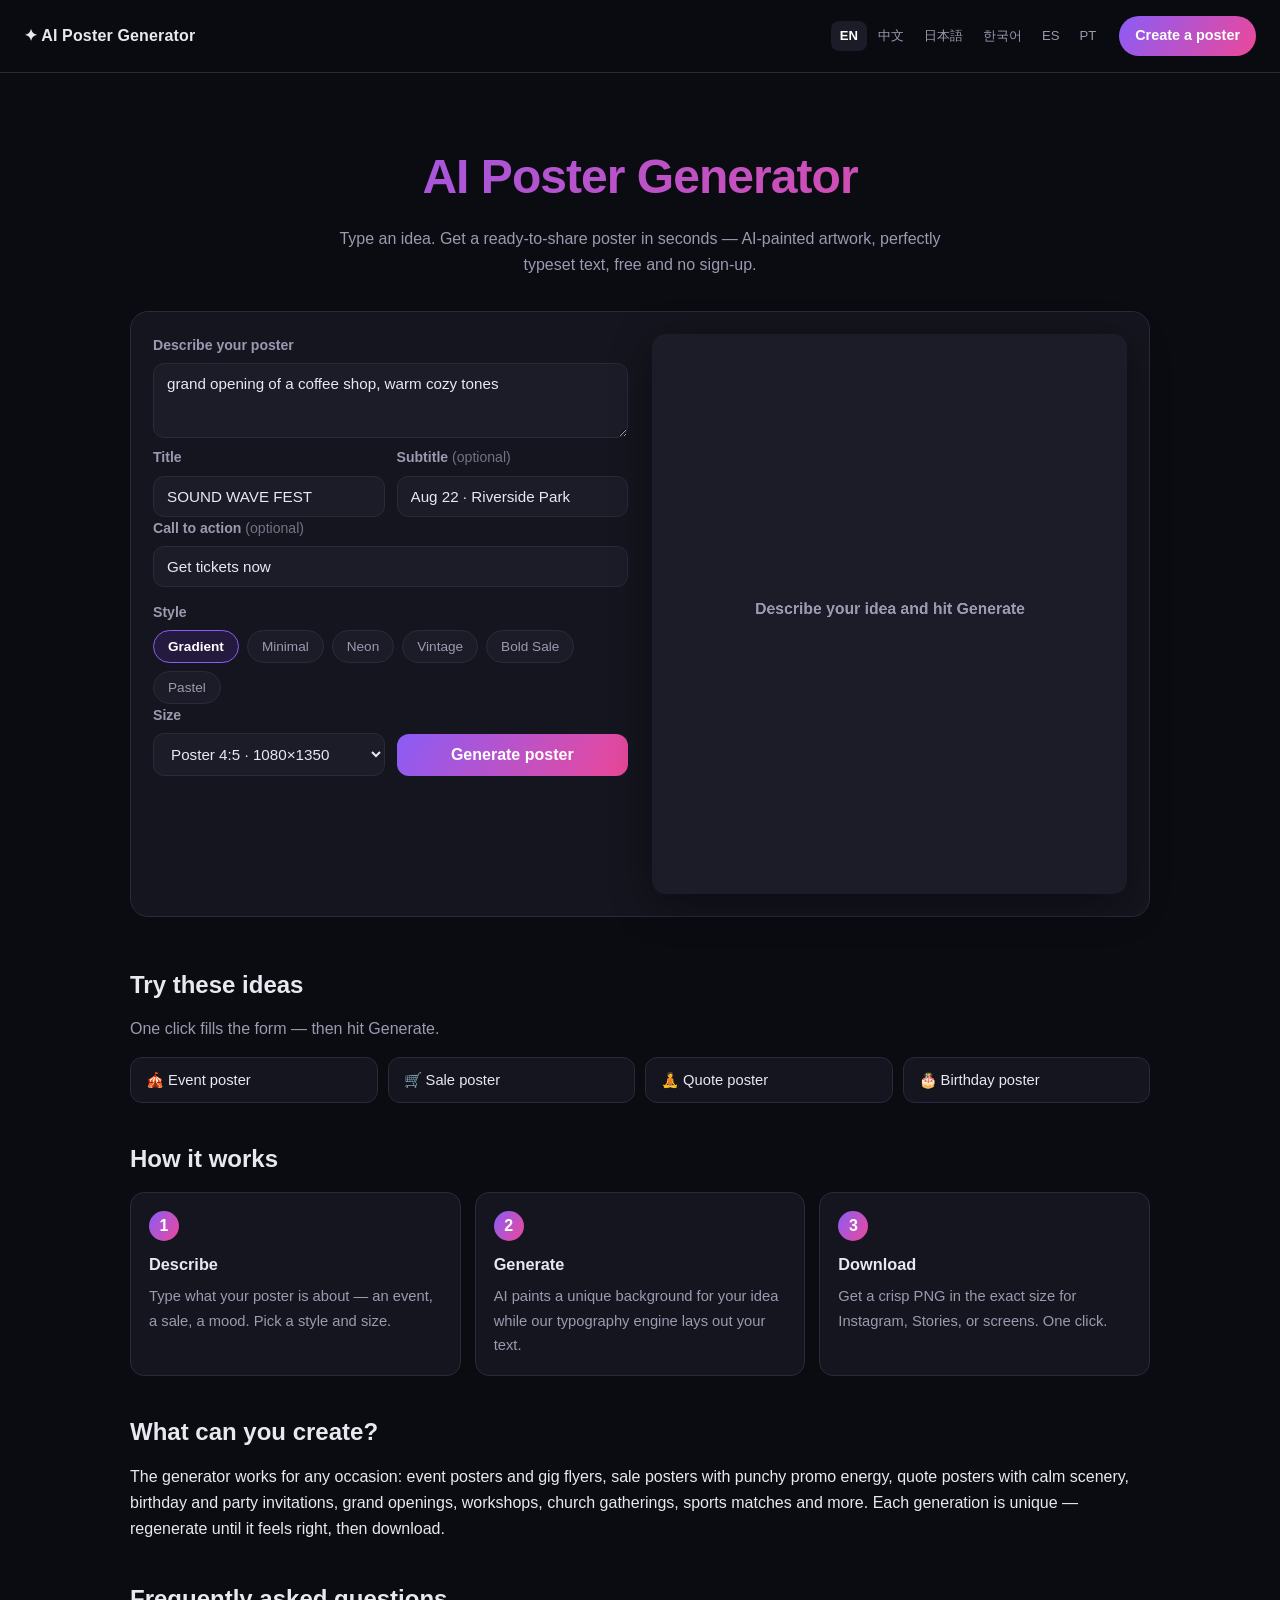
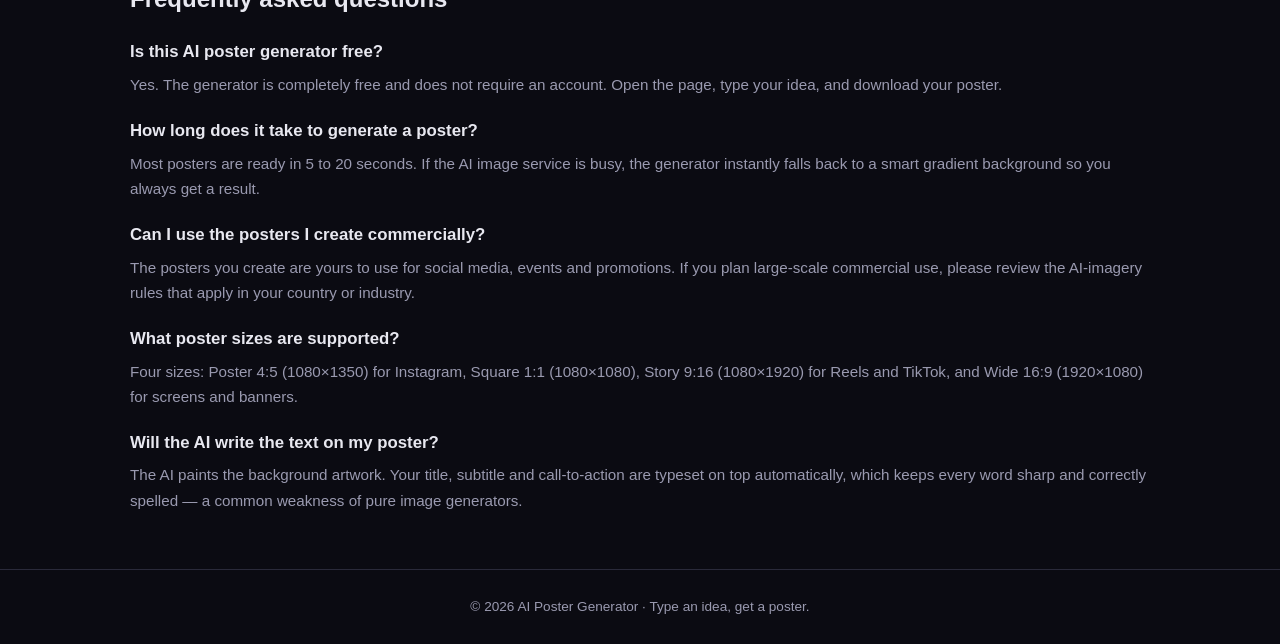
<file: index.html>
<!DOCTYPE html>
<html lang="en">
<head>
  <meta charset="UTF-8" />
  <meta name="viewport" content="width=device-width, initial-scale=1.0" />
  <title>AI Poster Generator — Free Text-to-Poster Maker, No Sign-Up</title>
  <meta name="description" content="Type an idea and get a ready-to-share AI poster in seconds. Free AI poster generator with automatic typography, 4 poster sizes, PNG download. No account needed." />
  <link rel="canonical" href="https://ai-poster-generator.pages.dev/" />
  <link rel="alternate" hreflang="en" href="https://ai-poster-generator.pages.dev/" />
  <link rel="alternate" hreflang="zh" href="https://ai-poster-generator.pages.dev/zh/" />
  <link rel="alternate" hreflang="ja" href="https://ai-poster-generator.pages.dev/ja/" />
  <link rel="alternate" hreflang="ko" href="https://ai-poster-generator.pages.dev/ko/" />
  <link rel="alternate" hreflang="es" href="https://ai-poster-generator.pages.dev/es/" />
  <link rel="alternate" hreflang="pt" href="https://ai-poster-generator.pages.dev/pt/" />
  <link rel="alternate" hreflang="x-default" href="https://ai-poster-generator.pages.dev/" />

  <meta property="og:type" content="website" />
  <meta property="og:title" content="AI Poster Generator — Free Text-to-Poster Maker" />
  <meta property="og:description" content="Type an idea, get a poster. Free AI poster generator with automatic typography. No sign-up." />
  <meta property="og:url" content="https://ai-poster-generator.pages.dev/" />
  <meta property="og:locale" content="en_US" />
  <meta property="og:locale:alternate" content="zh_CN" />
  <meta property="og:locale:alternate" content="ja_JP" />
  <meta property="og:locale:alternate" content="ko_KR" />
  <meta property="og:locale:alternate" content="es_ES" />
  <meta property="og:locale:alternate" content="pt_BR" />
  <meta name="twitter:card" content="summary_large_image" />

  <link rel="icon" href="data:image/svg+xml,<svg xmlns=%22http://www.w3.org/2000/svg%22 viewBox=%220 0 100 100%22><text y=%22.9em%22 font-size=%2290%22>✦</text></svg>" />
  <link rel="stylesheet" href="css/style.css" />

  <script type="application/ld+json">
  {"@context":"https://schema.org","@type":"WebApplication","name":"AI Poster Generator","url":"https://ai-poster-generator.pages.dev/","applicationCategory":"DesignApplication","operatingSystem":"Any","description":"Type an idea and get a ready-to-share AI poster in seconds. Free AI poster generator with automatic typography, 4 poster sizes, PNG download. No account needed.","offers":{"@type":"Offer","price":"0","priceCurrency":"USD"}}
  </script>
  <script type="application/ld+json">
  {"@context":"https://schema.org","@type":"FAQPage","mainEntity":[{"@type":"Question","name":"Is this AI poster generator free?","acceptedAnswer":{"@type":"Answer","text":"Yes. The generator is completely free and does not require an account. Open the page, type your idea, and download your poster."}},{"@type":"Question","name":"How long does it take to generate a poster?","acceptedAnswer":{"@type":"Answer","text":"Most posters are ready in 5 to 20 seconds. If the AI image service is busy, the generator instantly falls back to a smart gradient background so you always get a result."}},{"@type":"Question","name":"Can I use the posters I create commercially?","acceptedAnswer":{"@type":"Answer","text":"The posters you create are yours to use for social media, events and promotions. If you plan large-scale commercial use, please review the AI-imagery rules that apply in your country or industry."}},{"@type":"Question","name":"What poster sizes are supported?","acceptedAnswer":{"@type":"Answer","text":"Four sizes: Poster 4:5 (1080×1350) for Instagram, Square 1:1 (1080×1080), Story 9:16 (1080×1920) for Reels and TikTok, and Wide 16:9 (1920×1080) for screens and banners."}},{"@type":"Question","name":"Will the AI write the text on my poster?","acceptedAnswer":{"@type":"Answer","text":"The AI paints the background artwork. Your title, subtitle and call-to-action are typeset on top automatically, which keeps every word sharp and correctly spelled — a common weakness of pure image generators."}}]}
  </script>
</head>
<body>
  <header class="site-header">
    <span class="logo">✦ AI Poster Generator</span>
    <div class="header-right">
      <nav class="lang-nav" aria-label="Language">
      <a href="/" class="on">EN</a>
      <a href="/zh/">中文</a>
      <a href="/ja/">日本語</a>
      <a href="/ko/">한국어</a>
      <a href="/es/">ES</a>
      <a href="/pt/">PT</a>
      </nav>
      <a class="header-cta" href="#tool">Create a poster</a>
    </div>
  </header>

  <main>
    <section class="hero">
      <h1>AI Poster Generator</h1>
      <p class="subtitle">Type an idea. Get a ready-to-share poster in seconds — AI-painted artwork, perfectly typeset text, free and no sign-up.</p>
    </section>

    <section class="tool card" id="tool">
      <div class="tool-grid">
        <div class="controls">
          <label for="prompt">Describe your poster</label>
          <textarea id="prompt" rows="3" placeholder="e.g. grand opening of a coffee shop, warm and cozy">grand opening of a coffee shop, warm cozy tones</textarea>

          <div class="field-row">
            <div class="field">
              <label for="title-input">Title</label>
              <input id="title-input" type="text" value="SOUND WAVE FEST" maxlength="60" />
            </div>
            <div class="field">
              <label for="subtitle-input">Subtitle <span class="opt">(optional)</span></label>
              <input id="subtitle-input" type="text" value="Aug 22 · Riverside Park" maxlength="80" />
            </div>
          </div>

          <div class="field">
            <label for="cta-input">Call to action <span class="opt">(optional)</span></label>
            <input id="cta-input" type="text" value="Get tickets now" maxlength="60" />
          </div>

          <label>Style</label>
          <div class="chips" id="style-chips">
            <button class="chip active" data-style="gradient">Gradient</button>
            <button class="chip" data-style="minimal">Minimal</button>
            <button class="chip" data-style="neon">Neon</button>
            <button class="chip" data-style="vintage">Vintage</button>
            <button class="chip" data-style="bold">Bold Sale</button>
            <button class="chip" data-style="pastel">Pastel</button>
          </div>

          <div class="field-row">
            <div class="field">
              <label for="size-select">Size</label>
              <select id="size-select">
                <option value="poster" selected>Poster 4:5 · 1080×1350</option>
                <option value="square">Square 1:1 · 1080×1080</option>
                <option value="story">Story 9:16 · 1080×1920</option>
                <option value="wide">Wide 16:9 · 1920×1080</option>
              </select>
            </div>
            <div class="field btn-field">
              <button class="btn" id="generate-btn">Generate poster</button>
            </div>
          </div>

          <p class="status" id="status"></p>
        </div>

        <div class="preview">
          <canvas id="canvas" width="1080" height="1350"></canvas>
          <div class="preview-actions" id="preview-actions" hidden>
            <button class="btn btn-ghost" id="regenerate-btn">↻ Regenerate</button>
            <button class="btn" id="download-btn">↓ Download PNG</button>
          </div>
        </div>
      </div>
    </section>

    <section class="content">
      <h2>Try these ideas</h2>
      <p class="lead">One click fills the form — then hit Generate.</p>
      <div class="idea-row">
        <button class="idea" data-prompt="music festival at night, neon lights, energetic crowd" data-style="neon" data-title="SOUND WAVE FEST" data-subtitle="Aug 22 · Riverside Park" data-cta="Get tickets now">🎪 Event poster</button>
        <button class="idea" data-prompt="big sale background, dynamic diagonal shapes, red and yellow" data-style="bold" data-title="MEGA SALE" data-subtitle="Up to 70% off" data-cta="Shop today only">🛒 Sale poster</button>
        <button class="idea" data-prompt="serene mountain lake at sunrise, soft mist, calm water" data-style="minimal" data-title="Breathe." data-subtitle="Motivation starts with rest" data-cta="">🧘 Quote poster</button>
        <button class="idea" data-prompt="birthday party with balloons and confetti, joyful pastel colors" data-style="pastel" data-title="HAPPY BIRTHDAY" data-subtitle="Join the party · 6 PM" data-cta="You're invited!">🎂 Birthday poster</button>
      </div>

      <h2>How it works</h2>
      <div class="steps">
        <div class="step"><span class="step-num">1</span><h3>Describe</h3><p>Type what your poster is about — an event, a sale, a mood. Pick a style and size.</p></div>
        <div class="step"><span class="step-num">2</span><h3>Generate</h3><p>AI paints a unique background for your idea while our typography engine lays out your text.</p></div>
        <div class="step"><span class="step-num">3</span><h3>Download</h3><p>Get a crisp PNG in the exact size for Instagram, Stories, or screens. One click.</p></div>
      </div>

      <h2>What can you create?</h2>
      <p>The generator works for any occasion: event posters and gig flyers, sale posters with punchy promo energy, quote posters with calm scenery, birthday and party invitations, grand openings, workshops, church gatherings, sports matches and more. Each generation is unique — regenerate until it feels right, then download.</p>

      <h2>Frequently asked questions</h2>
      <div class="faq">
        <h3>Is this AI poster generator free?</h3>
        <p>Yes. The generator is completely free and does not require an account. Open the page, type your idea, and download your poster.</p>

        <h3>How long does it take to generate a poster?</h3>
        <p>Most posters are ready in 5 to 20 seconds. If the AI image service is busy, the generator instantly falls back to a smart gradient background so you always get a result.</p>

        <h3>Can I use the posters I create commercially?</h3>
        <p>The posters you create are yours to use for social media, events and promotions. If you plan large-scale commercial use, please review the AI-imagery rules that apply in your country or industry.</p>

        <h3>What poster sizes are supported?</h3>
        <p>Four sizes: Poster 4:5 (1080×1350) for Instagram, Square 1:1 (1080×1080), Story 9:16 (1080×1920) for Reels and TikTok, and Wide 16:9 (1920×1080) for screens and banners.</p>

        <h3>Will the AI write the text on my poster?</h3>
        <p>The AI paints the background artwork. Your title, subtitle and call-to-action are typeset on top automatically, which keeps every word sharp and correctly spelled — a common weakness of pure image generators.</p>
      </div>
    </section>
  </main>

  <footer class="site-footer">
    © 2026 AI Poster Generator · Type an idea, get a poster.
  </footer>

  <script>
    window.UI_STRINGS = {"placeholder":"Describe your idea and hit Generate","painting":"Painting with AI… (usually 5–20s)","done":"Done ✓ Hit Regenerate for a different artwork.","fallback":"AI image service is busy — used a smart gradient instead. Try Regenerate.","exportFail":"Export failed — please try again."};
  </script>
  <script src="js/app.js"></script>
</body>
</html>
</file>
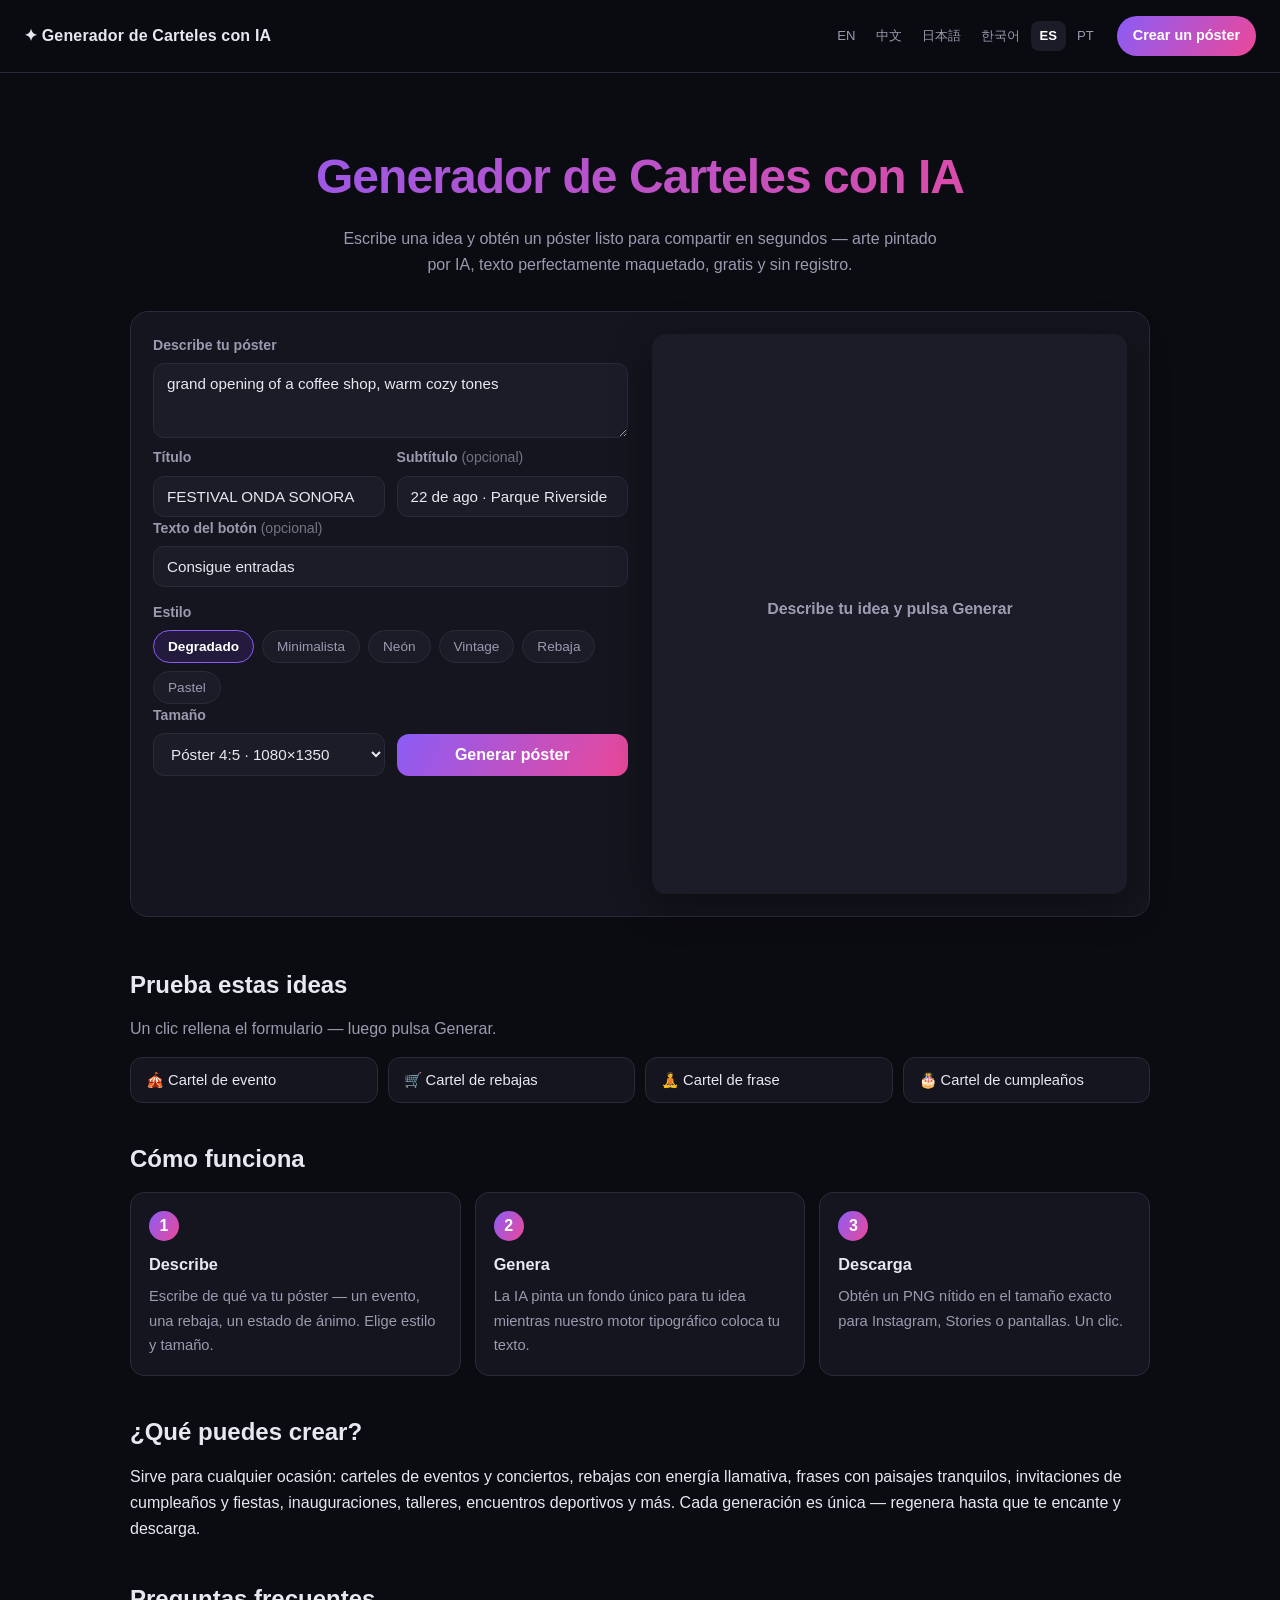
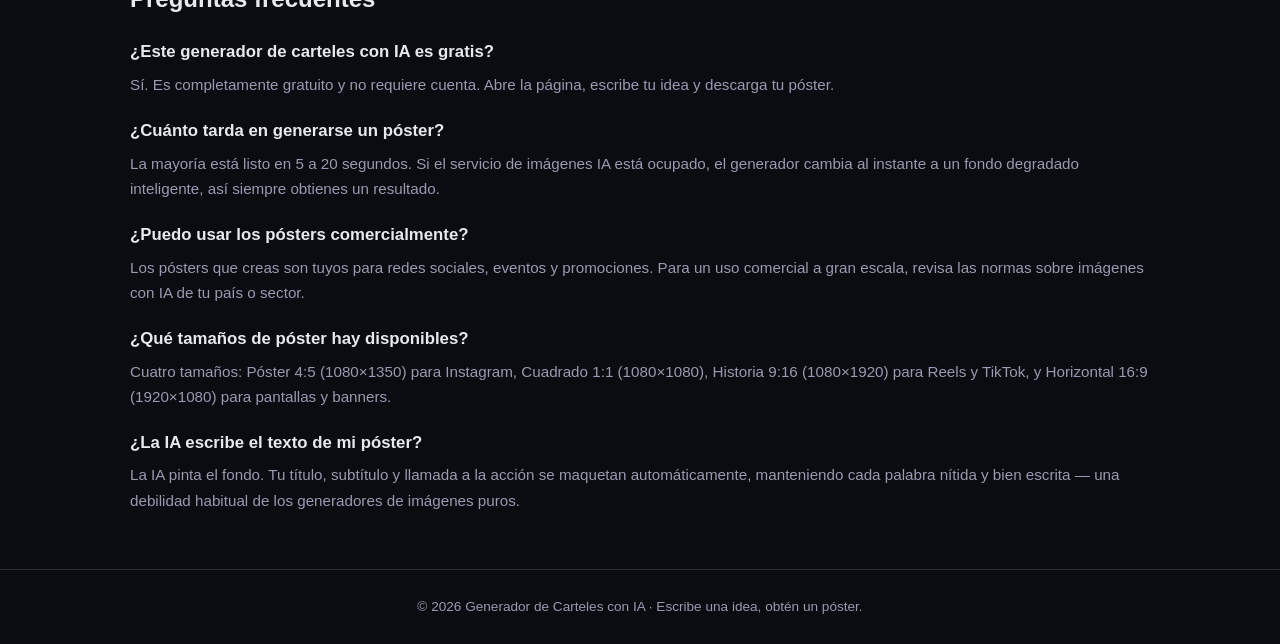
<file: es/index.html>
<!DOCTYPE html>
<html lang="es">
<head>
  <meta charset="UTF-8" />
  <meta name="viewport" content="width=device-width, initial-scale=1.0" />
  <title>Generador de Carteles con IA — Gratis, de texto a póster, sin registro</title>
  <meta name="description" content="Escribe una idea y obtén un póster con IA listo para compartir en segundos. Generador de carteles con IA gratuito: fondos pintados por IA, tipografía automática, 4 tamaños, descarga PNG. Sin cuenta." />
  <link rel="canonical" href="https://ai-poster-generator.pages.dev/es/" />
  <link rel="alternate" hreflang="en" href="https://ai-poster-generator.pages.dev/" />
  <link rel="alternate" hreflang="zh" href="https://ai-poster-generator.pages.dev/zh/" />
  <link rel="alternate" hreflang="ja" href="https://ai-poster-generator.pages.dev/ja/" />
  <link rel="alternate" hreflang="ko" href="https://ai-poster-generator.pages.dev/ko/" />
  <link rel="alternate" hreflang="es" href="https://ai-poster-generator.pages.dev/es/" />
  <link rel="alternate" hreflang="pt" href="https://ai-poster-generator.pages.dev/pt/" />
  <link rel="alternate" hreflang="x-default" href="https://ai-poster-generator.pages.dev/" />

  <meta property="og:type" content="website" />
  <meta property="og:title" content="Generador de Carteles con IA — Gratis" />
  <meta property="og:description" content="Escribe una idea, obtén un póster. Generador de carteles con IA gratuito, sin registro." />
  <meta property="og:url" content="https://ai-poster-generator.pages.dev/es/" />
  <meta property="og:locale" content="es_ES" />
  <meta property="og:locale:alternate" content="en_US" />
  <meta property="og:locale:alternate" content="zh_CN" />
  <meta property="og:locale:alternate" content="ja_JP" />
  <meta property="og:locale:alternate" content="ko_KR" />
  <meta property="og:locale:alternate" content="pt_BR" />
  <meta name="twitter:card" content="summary_large_image" />

  <link rel="icon" href="data:image/svg+xml,<svg xmlns=%22http://www.w3.org/2000/svg%22 viewBox=%220 0 100 100%22><text y=%22.9em%22 font-size=%2290%22>✦</text></svg>" />
  <link rel="stylesheet" href="../css/style.css" />

  <script type="application/ld+json">
  {"@context":"https://schema.org","@type":"WebApplication","name":"Generador de Carteles con IA","url":"https://ai-poster-generator.pages.dev/es/","applicationCategory":"DesignApplication","operatingSystem":"Any","description":"Escribe una idea y obtén un póster con IA listo para compartir en segundos. Generador de carteles con IA gratuito: fondos pintados por IA, tipografía automática, 4 tamaños, descarga PNG. Sin cuenta.","offers":{"@type":"Offer","price":"0","priceCurrency":"USD"}}
  </script>
  <script type="application/ld+json">
  {"@context":"https://schema.org","@type":"FAQPage","mainEntity":[{"@type":"Question","name":"¿Este generador de carteles con IA es gratis?","acceptedAnswer":{"@type":"Answer","text":"Sí. Es completamente gratuito y no requiere cuenta. Abre la página, escribe tu idea y descarga tu póster."}},{"@type":"Question","name":"¿Cuánto tarda en generarse un póster?","acceptedAnswer":{"@type":"Answer","text":"La mayoría está listo en 5 a 20 segundos. Si el servicio de imágenes IA está ocupado, el generador cambia al instante a un fondo degradado inteligente, así siempre obtienes un resultado."}},{"@type":"Question","name":"¿Puedo usar los pósters comercialmente?","acceptedAnswer":{"@type":"Answer","text":"Los pósters que creas son tuyos para redes sociales, eventos y promociones. Para un uso comercial a gran escala, revisa las normas sobre imágenes con IA de tu país o sector."}},{"@type":"Question","name":"¿Qué tamaños de póster hay disponibles?","acceptedAnswer":{"@type":"Answer","text":"Cuatro tamaños: Póster 4:5 (1080×1350) para Instagram, Cuadrado 1:1 (1080×1080), Historia 9:16 (1080×1920) para Reels y TikTok, y Horizontal 16:9 (1920×1080) para pantallas y banners."}},{"@type":"Question","name":"¿La IA escribe el texto de mi póster?","acceptedAnswer":{"@type":"Answer","text":"La IA pinta el fondo. Tu título, subtítulo y llamada a la acción se maquetan automáticamente, manteniendo cada palabra nítida y bien escrita — una debilidad habitual de los generadores de imágenes puros."}}]}
  </script>
</head>
<body>
  <header class="site-header">
    <span class="logo">✦ Generador de Carteles con IA</span>
    <div class="header-right">
      <nav class="lang-nav" aria-label="Language">
      <a href="/">EN</a>
      <a href="/zh/">中文</a>
      <a href="/ja/">日本語</a>
      <a href="/ko/">한국어</a>
      <a href="/es/" class="on">ES</a>
      <a href="/pt/">PT</a>
      </nav>
      <a class="header-cta" href="#tool">Crear un póster</a>
    </div>
  </header>

  <main>
    <section class="hero">
      <h1>Generador de Carteles con IA</h1>
      <p class="subtitle">Escribe una idea y obtén un póster listo para compartir en segundos — arte pintado por IA, texto perfectamente maquetado, gratis y sin registro.</p>
    </section>

    <section class="tool card" id="tool">
      <div class="tool-grid">
        <div class="controls">
          <label for="prompt">Describe tu póster</label>
          <textarea id="prompt" rows="3" placeholder="ej. inauguración de una cafetería, tonos cálidos">grand opening of a coffee shop, warm cozy tones</textarea>

          <div class="field-row">
            <div class="field">
              <label for="title-input">Título</label>
              <input id="title-input" type="text" value="FESTIVAL ONDA SONORA" maxlength="60" />
            </div>
            <div class="field">
              <label for="subtitle-input">Subtítulo <span class="opt">(opcional)</span></label>
              <input id="subtitle-input" type="text" value="22 de ago · Parque Riverside" maxlength="80" />
            </div>
          </div>

          <div class="field">
            <label for="cta-input">Texto del botón <span class="opt">(opcional)</span></label>
            <input id="cta-input" type="text" value="Consigue entradas" maxlength="60" />
          </div>

          <label>Estilo</label>
          <div class="chips" id="style-chips">
            <button class="chip active" data-style="gradient">Degradado</button>
            <button class="chip" data-style="minimal">Minimalista</button>
            <button class="chip" data-style="neon">Neón</button>
            <button class="chip" data-style="vintage">Vintage</button>
            <button class="chip" data-style="bold">Rebaja</button>
            <button class="chip" data-style="pastel">Pastel</button>
          </div>

          <div class="field-row">
            <div class="field">
              <label for="size-select">Tamaño</label>
              <select id="size-select">
                <option value="poster" selected>Póster 4:5 · 1080×1350</option>
                <option value="square">Cuadrado 1:1 · 1080×1080</option>
                <option value="story">Historia 9:16 · 1080×1920</option>
                <option value="wide">Horizontal 16:9 · 1920×1080</option>
              </select>
            </div>
            <div class="field btn-field">
              <button class="btn" id="generate-btn">Generar póster</button>
            </div>
          </div>

          <p class="status" id="status"></p>
        </div>

        <div class="preview">
          <canvas id="canvas" width="1080" height="1350"></canvas>
          <div class="preview-actions" id="preview-actions" hidden>
            <button class="btn btn-ghost" id="regenerate-btn">↻ Regenerar</button>
            <button class="btn" id="download-btn">↓ Descargar PNG</button>
          </div>
        </div>
      </div>
    </section>

    <section class="content">
      <h2>Prueba estas ideas</h2>
      <p class="lead">Un clic rellena el formulario — luego pulsa Generar.</p>
      <div class="idea-row">
        <button class="idea" data-prompt="music festival at night, neon lights, energetic crowd" data-style="neon" data-title="FESTIVAL ONDA SONORA" data-subtitle="22 de ago · Parque Riverside" data-cta="Consigue entradas">🎪 Cartel de evento</button>
        <button class="idea" data-prompt="big sale background, dynamic diagonal shapes, red and yellow" data-style="bold" data-title="MEGA OFERTA" data-subtitle="Hasta 70% dto." data-cta="Solo hoy">🛒 Cartel de rebajas</button>
        <button class="idea" data-prompt="serene mountain lake at sunrise, soft mist, calm water" data-style="minimal" data-title="Respira." data-subtitle="El descanso también motiva" data-cta="">🧘 Cartel de frase</button>
        <button class="idea" data-prompt="birthday party with balloons and confetti, joyful pastel colors" data-style="pastel" data-title="FELIZ CUMPLEAÑOS" data-subtitle="Fiesta a las 18:00" data-cta="¡Estás invitado!">🎂 Cartel de cumpleaños</button>
      </div>

      <h2>Cómo funciona</h2>
      <div class="steps">
        <div class="step"><span class="step-num">1</span><h3>Describe</h3><p>Escribe de qué va tu póster — un evento, una rebaja, un estado de ánimo. Elige estilo y tamaño.</p></div>
        <div class="step"><span class="step-num">2</span><h3>Genera</h3><p>La IA pinta un fondo único para tu idea mientras nuestro motor tipográfico coloca tu texto.</p></div>
        <div class="step"><span class="step-num">3</span><h3>Descarga</h3><p>Obtén un PNG nítido en el tamaño exacto para Instagram, Stories o pantallas. Un clic.</p></div>
      </div>

      <h2>¿Qué puedes crear?</h2>
      <p>Sirve para cualquier ocasión: carteles de eventos y conciertos, rebajas con energía llamativa, frases con paisajes tranquilos, invitaciones de cumpleaños y fiestas, inauguraciones, talleres, encuentros deportivos y más. Cada generación es única — regenera hasta que te encante y descarga.</p>

      <h2>Preguntas frecuentes</h2>
      <div class="faq">
        <h3>¿Este generador de carteles con IA es gratis?</h3>
        <p>Sí. Es completamente gratuito y no requiere cuenta. Abre la página, escribe tu idea y descarga tu póster.</p>

        <h3>¿Cuánto tarda en generarse un póster?</h3>
        <p>La mayoría está listo en 5 a 20 segundos. Si el servicio de imágenes IA está ocupado, el generador cambia al instante a un fondo degradado inteligente, así siempre obtienes un resultado.</p>

        <h3>¿Puedo usar los pósters comercialmente?</h3>
        <p>Los pósters que creas son tuyos para redes sociales, eventos y promociones. Para un uso comercial a gran escala, revisa las normas sobre imágenes con IA de tu país o sector.</p>

        <h3>¿Qué tamaños de póster hay disponibles?</h3>
        <p>Cuatro tamaños: Póster 4:5 (1080×1350) para Instagram, Cuadrado 1:1 (1080×1080), Historia 9:16 (1080×1920) para Reels y TikTok, y Horizontal 16:9 (1920×1080) para pantallas y banners.</p>

        <h3>¿La IA escribe el texto de mi póster?</h3>
        <p>La IA pinta el fondo. Tu título, subtítulo y llamada a la acción se maquetan automáticamente, manteniendo cada palabra nítida y bien escrita — una debilidad habitual de los generadores de imágenes puros.</p>
      </div>
    </section>
  </main>

  <footer class="site-footer">
    © 2026 Generador de Carteles con IA · Escribe una idea, obtén un póster.
  </footer>

  <script>
    window.UI_STRINGS = {"placeholder":"Describe tu idea y pulsa Generar","painting":"Pintando con IA… (normalmente 5–20 s)","done":"Listo ✓ Pulsa Regenerar para otro diseño.","fallback":"El servicio de imágenes IA está ocupado — se usó un degradado inteligente. Prueba Regenerar.","exportFail":"Error al exportar — inténtalo de nuevo."};
  </script>
  <script src="../js/app.js"></script>
</body>
</html>
</file>
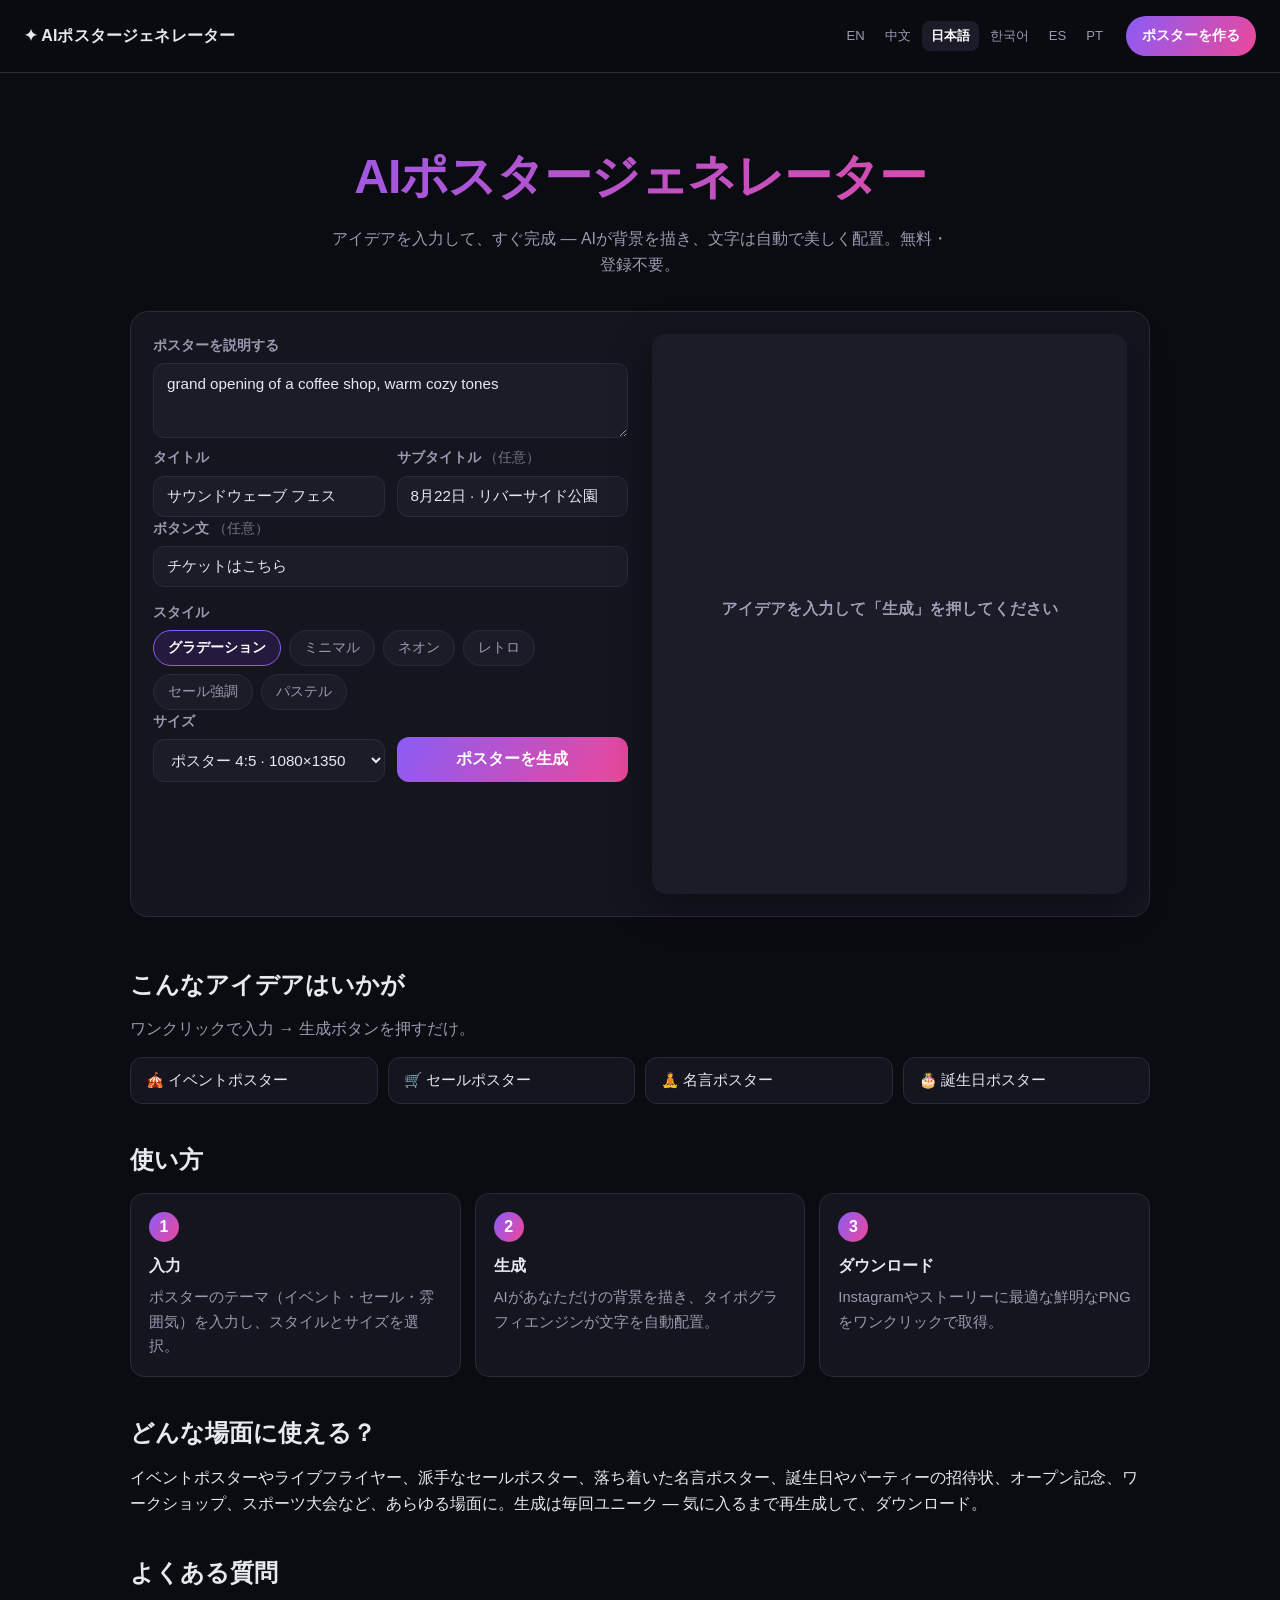
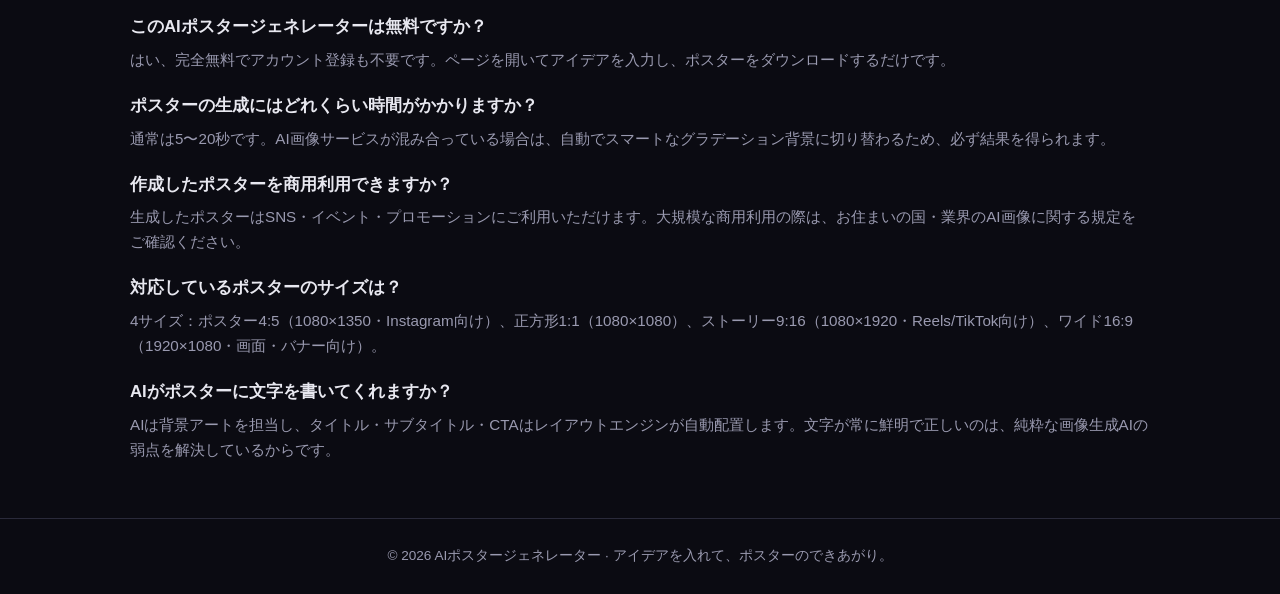
<file: ja/index.html>
<!DOCTYPE html>
<html lang="ja">
<head>
  <meta charset="UTF-8" />
  <meta name="viewport" content="width=device-width, initial-scale=1.0" />
  <title>AIポスタージェネレーター — 無料・テキストからポスターを即作成・登録不要</title>
  <meta name="description" content="アイデアを入力するだけで、シェアできるAIポスターが数秒で完成。無料のAIポスタージェネレーター：AIが背景を描画、文字は自動レイアウト、4サイズ対応、PNGダウンロード、登録不要。" />
  <link rel="canonical" href="https://ai-poster-generator.pages.dev/ja/" />
  <link rel="alternate" hreflang="en" href="https://ai-poster-generator.pages.dev/" />
  <link rel="alternate" hreflang="zh" href="https://ai-poster-generator.pages.dev/zh/" />
  <link rel="alternate" hreflang="ja" href="https://ai-poster-generator.pages.dev/ja/" />
  <link rel="alternate" hreflang="ko" href="https://ai-poster-generator.pages.dev/ko/" />
  <link rel="alternate" hreflang="es" href="https://ai-poster-generator.pages.dev/es/" />
  <link rel="alternate" hreflang="pt" href="https://ai-poster-generator.pages.dev/pt/" />
  <link rel="alternate" hreflang="x-default" href="https://ai-poster-generator.pages.dev/" />

  <meta property="og:type" content="website" />
  <meta property="og:title" content="AIポスタージェネレーター — 無料でポスター作成" />
  <meta property="og:description" content="アイデアを入力してポスターが完成。無料AIポスタージェネレーター、文字は自動レイアウト、登録不要。" />
  <meta property="og:url" content="https://ai-poster-generator.pages.dev/ja/" />
  <meta property="og:locale" content="ja_JP" />
  <meta property="og:locale:alternate" content="en_US" />
  <meta property="og:locale:alternate" content="zh_CN" />
  <meta property="og:locale:alternate" content="ko_KR" />
  <meta property="og:locale:alternate" content="es_ES" />
  <meta property="og:locale:alternate" content="pt_BR" />
  <meta name="twitter:card" content="summary_large_image" />

  <link rel="icon" href="data:image/svg+xml,<svg xmlns=%22http://www.w3.org/2000/svg%22 viewBox=%220 0 100 100%22><text y=%22.9em%22 font-size=%2290%22>✦</text></svg>" />
  <link rel="stylesheet" href="../css/style.css" />

  <script type="application/ld+json">
  {"@context":"https://schema.org","@type":"WebApplication","name":"AIポスタージェネレーター","url":"https://ai-poster-generator.pages.dev/ja/","applicationCategory":"DesignApplication","operatingSystem":"Any","description":"アイデアを入力するだけで、シェアできるAIポスターが数秒で完成。無料のAIポスタージェネレーター：AIが背景を描画、文字は自動レイアウト、4サイズ対応、PNGダウンロード、登録不要。","offers":{"@type":"Offer","price":"0","priceCurrency":"USD"}}
  </script>
  <script type="application/ld+json">
  {"@context":"https://schema.org","@type":"FAQPage","mainEntity":[{"@type":"Question","name":"このAIポスタージェネレーターは無料ですか？","acceptedAnswer":{"@type":"Answer","text":"はい、完全無料でアカウント登録も不要です。ページを開いてアイデアを入力し、ポスターをダウンロードするだけです。"}},{"@type":"Question","name":"ポスターの生成にはどれくらい時間がかかりますか？","acceptedAnswer":{"@type":"Answer","text":"通常は5〜20秒です。AI画像サービスが混み合っている場合は、自動でスマートなグラデーション背景に切り替わるため、必ず結果を得られます。"}},{"@type":"Question","name":"作成したポスターを商用利用できますか？","acceptedAnswer":{"@type":"Answer","text":"生成したポスターはSNS・イベント・プロモーションにご利用いただけます。大規模な商用利用の際は、お住まいの国・業界のAI画像に関する規定をご確認ください。"}},{"@type":"Question","name":"対応しているポスターのサイズは？","acceptedAnswer":{"@type":"Answer","text":"4サイズ：ポスター4:5（1080×1350・Instagram向け）、正方形1:1（1080×1080）、ストーリー9:16（1080×1920・Reels/TikTok向け）、ワイド16:9（1920×1080・画面・バナー向け）。"}},{"@type":"Question","name":"AIがポスターに文字を書いてくれますか？","acceptedAnswer":{"@type":"Answer","text":"AIは背景アートを担当し、タイトル・サブタイトル・CTAはレイアウトエンジンが自動配置します。文字が常に鮮明で正しいのは、純粋な画像生成AIの弱点を解決しているからです。"}}]}
  </script>
</head>
<body>
  <header class="site-header">
    <span class="logo">✦ AIポスタージェネレーター</span>
    <div class="header-right">
      <nav class="lang-nav" aria-label="Language">
      <a href="/">EN</a>
      <a href="/zh/">中文</a>
      <a href="/ja/" class="on">日本語</a>
      <a href="/ko/">한국어</a>
      <a href="/es/">ES</a>
      <a href="/pt/">PT</a>
      </nav>
      <a class="header-cta" href="#tool">ポスターを作る</a>
    </div>
  </header>

  <main>
    <section class="hero">
      <h1>AIポスタージェネレーター</h1>
      <p class="subtitle">アイデアを入力して、すぐ完成 — AIが背景を描き、文字は自動で美しく配置。無料・登録不要。</p>
    </section>

    <section class="tool card" id="tool">
      <div class="tool-grid">
        <div class="controls">
          <label for="prompt">ポスターを説明する</label>
          <textarea id="prompt" rows="3" placeholder="例：カフェのグランドオープン、温かみのある色調">grand opening of a coffee shop, warm cozy tones</textarea>

          <div class="field-row">
            <div class="field">
              <label for="title-input">タイトル</label>
              <input id="title-input" type="text" value="サウンドウェーブ フェス" maxlength="60" />
            </div>
            <div class="field">
              <label for="subtitle-input">サブタイトル <span class="opt">（任意）</span></label>
              <input id="subtitle-input" type="text" value="8月22日 · リバーサイド公園" maxlength="80" />
            </div>
          </div>

          <div class="field">
            <label for="cta-input">ボタン文 <span class="opt">（任意）</span></label>
            <input id="cta-input" type="text" value="チケットはこちら" maxlength="60" />
          </div>

          <label>スタイル</label>
          <div class="chips" id="style-chips">
            <button class="chip active" data-style="gradient">グラデーション</button>
            <button class="chip" data-style="minimal">ミニマル</button>
            <button class="chip" data-style="neon">ネオン</button>
            <button class="chip" data-style="vintage">レトロ</button>
            <button class="chip" data-style="bold">セール強調</button>
            <button class="chip" data-style="pastel">パステル</button>
          </div>

          <div class="field-row">
            <div class="field">
              <label for="size-select">サイズ</label>
              <select id="size-select">
                <option value="poster" selected>ポスター 4:5 · 1080×1350</option>
                <option value="square">正方形 1:1 · 1080×1080</option>
                <option value="story">ストーリー 9:16 · 1080×1920</option>
                <option value="wide">ワイド 16:9 · 1920×1080</option>
              </select>
            </div>
            <div class="field btn-field">
              <button class="btn" id="generate-btn">ポスターを生成</button>
            </div>
          </div>

          <p class="status" id="status"></p>
        </div>

        <div class="preview">
          <canvas id="canvas" width="1080" height="1350"></canvas>
          <div class="preview-actions" id="preview-actions" hidden>
            <button class="btn btn-ghost" id="regenerate-btn">↻ 再生成</button>
            <button class="btn" id="download-btn">↓ PNGをダウンロード</button>
          </div>
        </div>
      </div>
    </section>

    <section class="content">
      <h2>こんなアイデアはいかが</h2>
      <p class="lead">ワンクリックで入力 → 生成ボタンを押すだけ。</p>
      <div class="idea-row">
        <button class="idea" data-prompt="music festival at night, neon lights, energetic crowd" data-style="neon" data-title="サウンドウェーブ フェス" data-subtitle="8月22日 · リバーサイド公園" data-cta="チケットはこちら">🎪 イベントポスター</button>
        <button class="idea" data-prompt="big sale background, dynamic diagonal shapes, red and yellow" data-style="bold" data-title="大セール" data-subtitle="最大70%オフ" data-cta="今日だけ">🛒 セールポスター</button>
        <button class="idea" data-prompt="serene mountain lake at sunrise, soft mist, calm water" data-style="minimal" data-title="深呼吸。" data-subtitle="がんばる前に、休もう" data-cta="">🧘 名言ポスター</button>
        <button class="idea" data-prompt="birthday party with balloons and confetti, joyful pastel colors" data-style="pastel" data-title="お誕生日おめでとう" data-subtitle="午後6時 · パーティー" data-cta="ご招待します！">🎂 誕生日ポスター</button>
      </div>

      <h2>使い方</h2>
      <div class="steps">
        <div class="step"><span class="step-num">1</span><h3>入力</h3><p>ポスターのテーマ（イベント・セール・雰囲気）を入力し、スタイルとサイズを選択。</p></div>
        <div class="step"><span class="step-num">2</span><h3>生成</h3><p>AIがあなただけの背景を描き、タイポグラフィエンジンが文字を自動配置。</p></div>
        <div class="step"><span class="step-num">3</span><h3>ダウンロード</h3><p>Instagramやストーリーに最適な鮮明なPNGをワンクリックで取得。</p></div>
      </div>

      <h2>どんな場面に使える？</h2>
      <p>イベントポスターやライブフライヤー、派手なセールポスター、落ち着いた名言ポスター、誕生日やパーティーの招待状、オープン記念、ワークショップ、スポーツ大会など、あらゆる場面に。生成は毎回ユニーク — 気に入るまで再生成して、ダウンロード。</p>

      <h2>よくある質問</h2>
      <div class="faq">
        <h3>このAIポスタージェネレーターは無料ですか？</h3>
        <p>はい、完全無料でアカウント登録も不要です。ページを開いてアイデアを入力し、ポスターをダウンロードするだけです。</p>

        <h3>ポスターの生成にはどれくらい時間がかかりますか？</h3>
        <p>通常は5〜20秒です。AI画像サービスが混み合っている場合は、自動でスマートなグラデーション背景に切り替わるため、必ず結果を得られます。</p>

        <h3>作成したポスターを商用利用できますか？</h3>
        <p>生成したポスターはSNS・イベント・プロモーションにご利用いただけます。大規模な商用利用の際は、お住まいの国・業界のAI画像に関する規定をご確認ください。</p>

        <h3>対応しているポスターのサイズは？</h3>
        <p>4サイズ：ポスター4:5（1080×1350・Instagram向け）、正方形1:1（1080×1080）、ストーリー9:16（1080×1920・Reels/TikTok向け）、ワイド16:9（1920×1080・画面・バナー向け）。</p>

        <h3>AIがポスターに文字を書いてくれますか？</h3>
        <p>AIは背景アートを担当し、タイトル・サブタイトル・CTAはレイアウトエンジンが自動配置します。文字が常に鮮明で正しいのは、純粋な画像生成AIの弱点を解決しているからです。</p>
      </div>
    </section>
  </main>

  <footer class="site-footer">
    © 2026 AIポスタージェネレーター · アイデアを入れて、ポスターのできあがり。
  </footer>

  <script>
    window.UI_STRINGS = {"placeholder":"アイデアを入力して「生成」を押してください","painting":"AIが描画中…（通常5〜20秒）","done":"完成 ✓ 「再生成」で別のデザインに。","fallback":"画像生成サービスが混み合っているため、スマートなグラデーション背景で代用しました。「再生成」をお試しください。","exportFail":"書き出しに失敗しました。もう一度お試しください。"};
  </script>
  <script src="../js/app.js"></script>
</body>
</html>
</file>
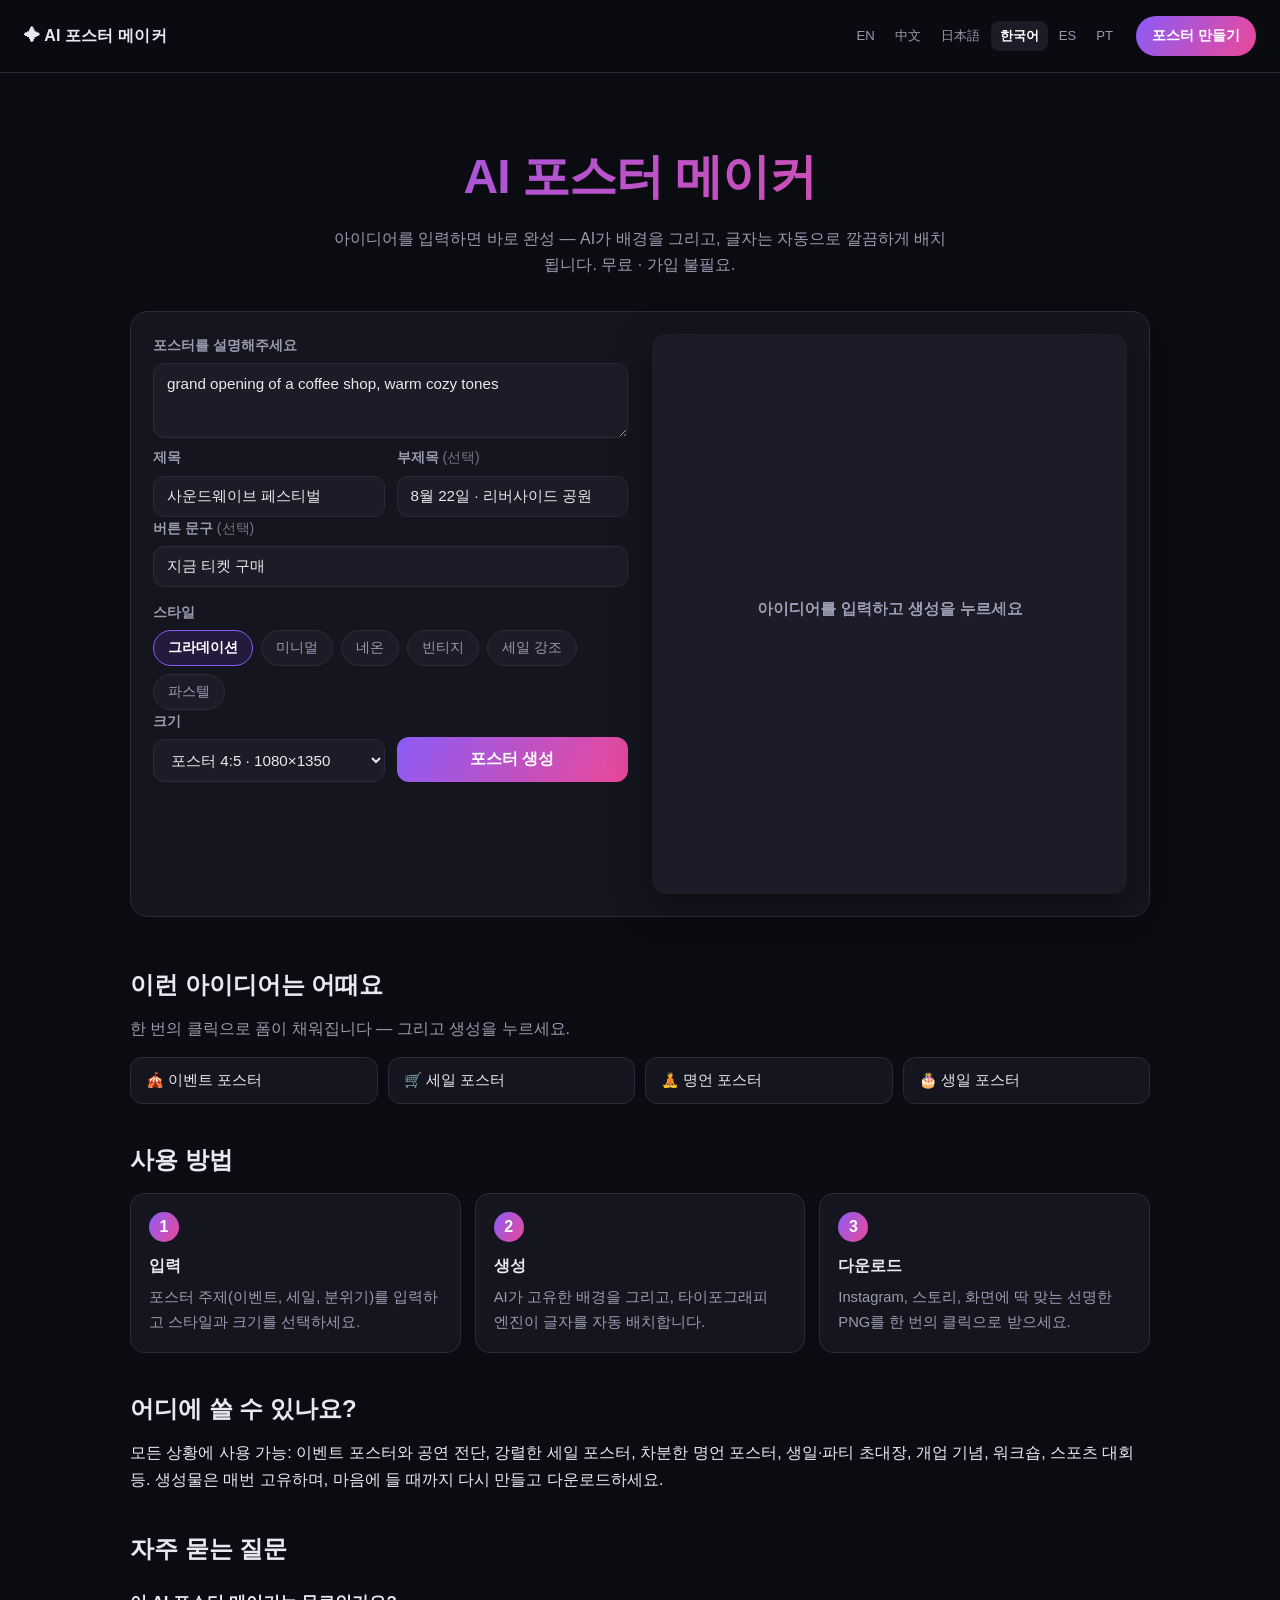
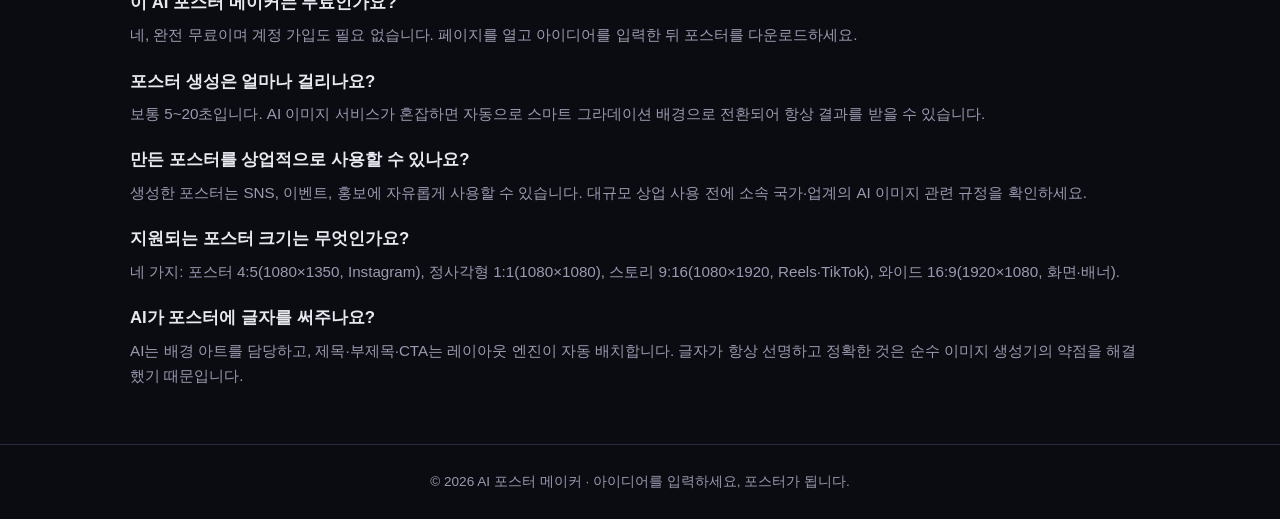
<file: ko/index.html>
<!DOCTYPE html>
<html lang="ko">
<head>
  <meta charset="UTF-8" />
  <meta name="viewport" content="width=device-width, initial-scale=1.0" />
  <title>AI 포스터 메이커 — 무료 텍스트→포스터, 가입 불필요</title>
  <meta name="description" content="아이디어를 입력하면 몇 초 만에 공유할 수 있는 AI 포스터가 완성됩니다. 무료 AI 포스터 생성기: AI 배경 그리기, 자동 타이포그래피, 4가지 크기, PNG 다운로드, 가입 불필요." />
  <link rel="canonical" href="https://ai-poster-generator.pages.dev/ko/" />
  <link rel="alternate" hreflang="en" href="https://ai-poster-generator.pages.dev/" />
  <link rel="alternate" hreflang="zh" href="https://ai-poster-generator.pages.dev/zh/" />
  <link rel="alternate" hreflang="ja" href="https://ai-poster-generator.pages.dev/ja/" />
  <link rel="alternate" hreflang="ko" href="https://ai-poster-generator.pages.dev/ko/" />
  <link rel="alternate" hreflang="es" href="https://ai-poster-generator.pages.dev/es/" />
  <link rel="alternate" hreflang="pt" href="https://ai-poster-generator.pages.dev/pt/" />
  <link rel="alternate" hreflang="x-default" href="https://ai-poster-generator.pages.dev/" />

  <meta property="og:type" content="website" />
  <meta property="og:title" content="AI 포스터 메이커 — 무료 포스터 생성" />
  <meta property="og:description" content="아이디어를 입력하세요, 포스터가 완성됩니다. 무료 AI 포스터 메이커, 가입 불필요." />
  <meta property="og:url" content="https://ai-poster-generator.pages.dev/ko/" />
  <meta property="og:locale" content="ko_KR" />
  <meta property="og:locale:alternate" content="en_US" />
  <meta property="og:locale:alternate" content="zh_CN" />
  <meta property="og:locale:alternate" content="ja_JP" />
  <meta property="og:locale:alternate" content="es_ES" />
  <meta property="og:locale:alternate" content="pt_BR" />
  <meta name="twitter:card" content="summary_large_image" />

  <link rel="icon" href="data:image/svg+xml,<svg xmlns=%22http://www.w3.org/2000/svg%22 viewBox=%220 0 100 100%22><text y=%22.9em%22 font-size=%2290%22>✦</text></svg>" />
  <link rel="stylesheet" href="../css/style.css" />

  <script type="application/ld+json">
  {"@context":"https://schema.org","@type":"WebApplication","name":"AI 포스터 메이커","url":"https://ai-poster-generator.pages.dev/ko/","applicationCategory":"DesignApplication","operatingSystem":"Any","description":"아이디어를 입력하면 몇 초 만에 공유할 수 있는 AI 포스터가 완성됩니다. 무료 AI 포스터 생성기: AI 배경 그리기, 자동 타이포그래피, 4가지 크기, PNG 다운로드, 가입 불필요.","offers":{"@type":"Offer","price":"0","priceCurrency":"USD"}}
  </script>
  <script type="application/ld+json">
  {"@context":"https://schema.org","@type":"FAQPage","mainEntity":[{"@type":"Question","name":"이 AI 포스터 메이커는 무료인가요?","acceptedAnswer":{"@type":"Answer","text":"네, 완전 무료이며 계정 가입도 필요 없습니다. 페이지를 열고 아이디어를 입력한 뒤 포스터를 다운로드하세요."}},{"@type":"Question","name":"포스터 생성은 얼마나 걸리나요?","acceptedAnswer":{"@type":"Answer","text":"보통 5~20초입니다. AI 이미지 서비스가 혼잡하면 자동으로 스마트 그라데이션 배경으로 전환되어 항상 결과를 받을 수 있습니다."}},{"@type":"Question","name":"만든 포스터를 상업적으로 사용할 수 있나요?","acceptedAnswer":{"@type":"Answer","text":"생성한 포스터는 SNS, 이벤트, 홍보에 자유롭게 사용할 수 있습니다. 대규모 상업 사용 전에 소속 국가·업계의 AI 이미지 관련 규정을 확인하세요."}},{"@type":"Question","name":"지원되는 포스터 크기는 무엇인가요?","acceptedAnswer":{"@type":"Answer","text":"네 가지: 포스터 4:5(1080×1350, Instagram), 정사각형 1:1(1080×1080), 스토리 9:16(1080×1920, Reels·TikTok), 와이드 16:9(1920×1080, 화면·배너)."}},{"@type":"Question","name":"AI가 포스터에 글자를 써주나요?","acceptedAnswer":{"@type":"Answer","text":"AI는 배경 아트를 담당하고, 제목·부제목·CTA는 레이아웃 엔진이 자동 배치합니다. 글자가 항상 선명하고 정확한 것은 순수 이미지 생성기의 약점을 해결했기 때문입니다."}}]}
  </script>
</head>
<body>
  <header class="site-header">
    <span class="logo">✦ AI 포스터 메이커</span>
    <div class="header-right">
      <nav class="lang-nav" aria-label="Language">
      <a href="/">EN</a>
      <a href="/zh/">中文</a>
      <a href="/ja/">日本語</a>
      <a href="/ko/" class="on">한국어</a>
      <a href="/es/">ES</a>
      <a href="/pt/">PT</a>
      </nav>
      <a class="header-cta" href="#tool">포스터 만들기</a>
    </div>
  </header>

  <main>
    <section class="hero">
      <h1>AI 포스터 메이커</h1>
      <p class="subtitle">아이디어를 입력하면 바로 완성 — AI가 배경을 그리고, 글자는 자동으로 깔끔하게 배치됩니다. 무료 · 가입 불필요.</p>
    </section>

    <section class="tool card" id="tool">
      <div class="tool-grid">
        <div class="controls">
          <label for="prompt">포스터를 설명해주세요</label>
          <textarea id="prompt" rows="3" placeholder="예: 카페 그랜드 오픈, 따뜻한 톤">grand opening of a coffee shop, warm cozy tones</textarea>

          <div class="field-row">
            <div class="field">
              <label for="title-input">제목</label>
              <input id="title-input" type="text" value="사운드웨이브 페스티벌" maxlength="60" />
            </div>
            <div class="field">
              <label for="subtitle-input">부제목 <span class="opt">(선택)</span></label>
              <input id="subtitle-input" type="text" value="8월 22일 · 리버사이드 공원" maxlength="80" />
            </div>
          </div>

          <div class="field">
            <label for="cta-input">버튼 문구 <span class="opt">(선택)</span></label>
            <input id="cta-input" type="text" value="지금 티켓 구매" maxlength="60" />
          </div>

          <label>스타일</label>
          <div class="chips" id="style-chips">
            <button class="chip active" data-style="gradient">그라데이션</button>
            <button class="chip" data-style="minimal">미니멀</button>
            <button class="chip" data-style="neon">네온</button>
            <button class="chip" data-style="vintage">빈티지</button>
            <button class="chip" data-style="bold">세일 강조</button>
            <button class="chip" data-style="pastel">파스텔</button>
          </div>

          <div class="field-row">
            <div class="field">
              <label for="size-select">크기</label>
              <select id="size-select">
                <option value="poster" selected>포스터 4:5 · 1080×1350</option>
                <option value="square">정사각형 1:1 · 1080×1080</option>
                <option value="story">스토리 9:16 · 1080×1920</option>
                <option value="wide">와이드 16:9 · 1920×1080</option>
              </select>
            </div>
            <div class="field btn-field">
              <button class="btn" id="generate-btn">포스터 생성</button>
            </div>
          </div>

          <p class="status" id="status"></p>
        </div>

        <div class="preview">
          <canvas id="canvas" width="1080" height="1350"></canvas>
          <div class="preview-actions" id="preview-actions" hidden>
            <button class="btn btn-ghost" id="regenerate-btn">↻ 다시 생성</button>
            <button class="btn" id="download-btn">↓ PNG 다운로드</button>
          </div>
        </div>
      </div>
    </section>

    <section class="content">
      <h2>이런 아이디어는 어때요</h2>
      <p class="lead">한 번의 클릭으로 폼이 채워집니다 — 그리고 생성을 누르세요.</p>
      <div class="idea-row">
        <button class="idea" data-prompt="music festival at night, neon lights, energetic crowd" data-style="neon" data-title="사운드웨이브 페스티벌" data-subtitle="8월 22일 · 리버사이드 공원" data-cta="지금 티켓 구매">🎪 이벤트 포스터</button>
        <button class="idea" data-prompt="big sale background, dynamic diagonal shapes, red and yellow" data-style="bold" data-title="초대형 세일" data-subtitle="최대 70% 할인" data-cta="오늘만">🛒 세일 포스터</button>
        <button class="idea" data-prompt="serene mountain lake at sunrise, soft mist, calm water" data-style="minimal" data-title="숨을 쉬어요" data-subtitle="동기는 휴식에서 시작됩니다" data-cta="">🧘 명언 포스터</button>
        <button class="idea" data-prompt="birthday party with balloons and confetti, joyful pastel colors" data-style="pastel" data-title="생일 축하합니다" data-subtitle="오후 6시 · 파티" data-cta="초대합니다!">🎂 생일 포스터</button>
      </div>

      <h2>사용 방법</h2>
      <div class="steps">
        <div class="step"><span class="step-num">1</span><h3>입력</h3><p>포스터 주제(이벤트, 세일, 분위기)를 입력하고 스타일과 크기를 선택하세요.</p></div>
        <div class="step"><span class="step-num">2</span><h3>생성</h3><p>AI가 고유한 배경을 그리고, 타이포그래피 엔진이 글자를 자동 배치합니다.</p></div>
        <div class="step"><span class="step-num">3</span><h3>다운로드</h3><p>Instagram, 스토리, 화면에 딱 맞는 선명한 PNG를 한 번의 클릭으로 받으세요.</p></div>
      </div>

      <h2>어디에 쓸 수 있나요?</h2>
      <p>모든 상황에 사용 가능: 이벤트 포스터와 공연 전단, 강렬한 세일 포스터, 차분한 명언 포스터, 생일·파티 초대장, 개업 기념, 워크숍, 스포츠 대회 등. 생성물은 매번 고유하며, 마음에 들 때까지 다시 만들고 다운로드하세요.</p>

      <h2>자주 묻는 질문</h2>
      <div class="faq">
        <h3>이 AI 포스터 메이커는 무료인가요?</h3>
        <p>네, 완전 무료이며 계정 가입도 필요 없습니다. 페이지를 열고 아이디어를 입력한 뒤 포스터를 다운로드하세요.</p>

        <h3>포스터 생성은 얼마나 걸리나요?</h3>
        <p>보통 5~20초입니다. AI 이미지 서비스가 혼잡하면 자동으로 스마트 그라데이션 배경으로 전환되어 항상 결과를 받을 수 있습니다.</p>

        <h3>만든 포스터를 상업적으로 사용할 수 있나요?</h3>
        <p>생성한 포스터는 SNS, 이벤트, 홍보에 자유롭게 사용할 수 있습니다. 대규모 상업 사용 전에 소속 국가·업계의 AI 이미지 관련 규정을 확인하세요.</p>

        <h3>지원되는 포스터 크기는 무엇인가요?</h3>
        <p>네 가지: 포스터 4:5(1080×1350, Instagram), 정사각형 1:1(1080×1080), 스토리 9:16(1080×1920, Reels·TikTok), 와이드 16:9(1920×1080, 화면·배너).</p>

        <h3>AI가 포스터에 글자를 써주나요?</h3>
        <p>AI는 배경 아트를 담당하고, 제목·부제목·CTA는 레이아웃 엔진이 자동 배치합니다. 글자가 항상 선명하고 정확한 것은 순수 이미지 생성기의 약점을 해결했기 때문입니다.</p>
      </div>
    </section>
  </main>

  <footer class="site-footer">
    © 2026 AI 포스터 메이커 · 아이디어를 입력하세요, 포스터가 됩니다.
  </footer>

  <script>
    window.UI_STRINGS = {"placeholder":"아이디어를 입력하고 생성을 누르세요","painting":"AI가 그리는 중… (보통 5~20초)","done":"완료 ✓ '다시 생성'으로 다른 디자인을 시도해보세요.","fallback":"AI 이미지 서비스가 혼잡하여 스마트 그라데이션 배경으로 대체했습니다. '다시 생성'을 시도해보세요.","exportFail":"내보내기에 실패했습니다. 다시 시도해주세요."};
  </script>
  <script src="../js/app.js"></script>
</body>
</html>
</file>
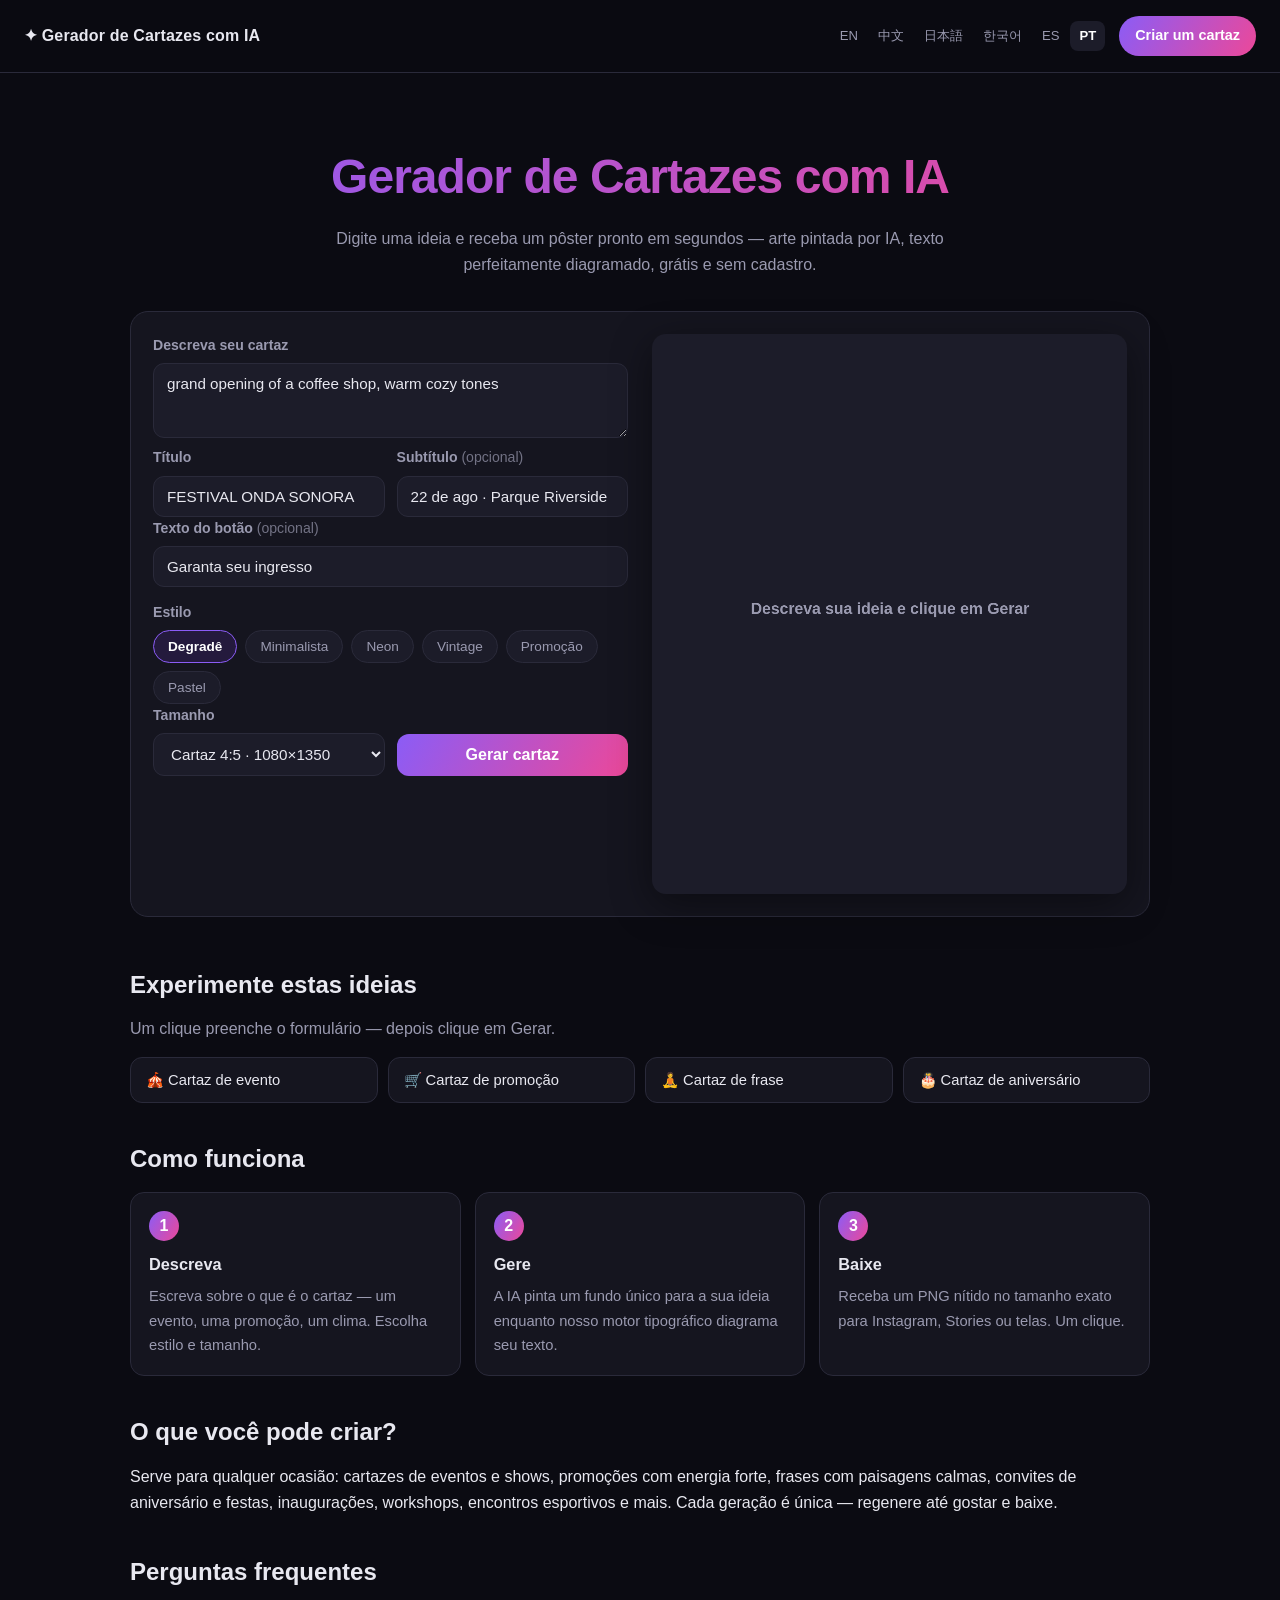
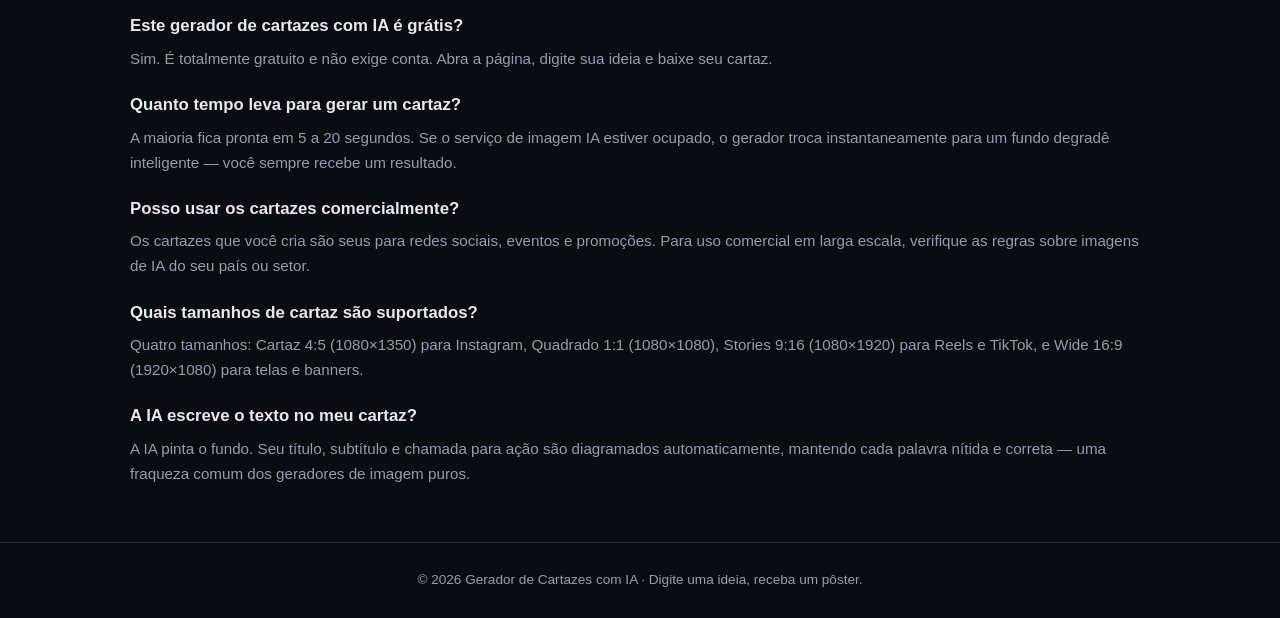
<file: pt/index.html>
<!DOCTYPE html>
<html lang="pt">
<head>
  <meta charset="UTF-8" />
  <meta name="viewport" content="width=device-width, initial-scale=1.0" />
  <title>Gerador de Cartazes com IA — Grátis, do texto ao pôster, sem cadastro</title>
  <meta name="description" content="Digite uma ideia e receba um pôster com IA pronto para compartilhar em segundos. Gerador de cartazes com IA gratuito: fundos pintados por IA, tipografia automática, 4 tamanhos, download em PNG. Sem cadastro." />
  <link rel="canonical" href="https://ai-poster-generator.pages.dev/pt/" />
  <link rel="alternate" hreflang="en" href="https://ai-poster-generator.pages.dev/" />
  <link rel="alternate" hreflang="zh" href="https://ai-poster-generator.pages.dev/zh/" />
  <link rel="alternate" hreflang="ja" href="https://ai-poster-generator.pages.dev/ja/" />
  <link rel="alternate" hreflang="ko" href="https://ai-poster-generator.pages.dev/ko/" />
  <link rel="alternate" hreflang="es" href="https://ai-poster-generator.pages.dev/es/" />
  <link rel="alternate" hreflang="pt" href="https://ai-poster-generator.pages.dev/pt/" />
  <link rel="alternate" hreflang="x-default" href="https://ai-poster-generator.pages.dev/" />

  <meta property="og:type" content="website" />
  <meta property="og:title" content="Gerador de Cartazes com IA — Grátis" />
  <meta property="og:description" content="Digite uma ideia, receba um pôster. Gerador de cartazes com IA gratuito, sem cadastro." />
  <meta property="og:url" content="https://ai-poster-generator.pages.dev/pt/" />
  <meta property="og:locale" content="pt_BR" />
  <meta property="og:locale:alternate" content="en_US" />
  <meta property="og:locale:alternate" content="zh_CN" />
  <meta property="og:locale:alternate" content="ja_JP" />
  <meta property="og:locale:alternate" content="ko_KR" />
  <meta property="og:locale:alternate" content="es_ES" />
  <meta name="twitter:card" content="summary_large_image" />

  <link rel="icon" href="data:image/svg+xml,<svg xmlns=%22http://www.w3.org/2000/svg%22 viewBox=%220 0 100 100%22><text y=%22.9em%22 font-size=%2290%22>✦</text></svg>" />
  <link rel="stylesheet" href="../css/style.css" />

  <script type="application/ld+json">
  {"@context":"https://schema.org","@type":"WebApplication","name":"Gerador de Cartazes com IA","url":"https://ai-poster-generator.pages.dev/pt/","applicationCategory":"DesignApplication","operatingSystem":"Any","description":"Digite uma ideia e receba um pôster com IA pronto para compartilhar em segundos. Gerador de cartazes com IA gratuito: fundos pintados por IA, tipografia automática, 4 tamanhos, download em PNG. Sem cadastro.","offers":{"@type":"Offer","price":"0","priceCurrency":"USD"}}
  </script>
  <script type="application/ld+json">
  {"@context":"https://schema.org","@type":"FAQPage","mainEntity":[{"@type":"Question","name":"Este gerador de cartazes com IA é grátis?","acceptedAnswer":{"@type":"Answer","text":"Sim. É totalmente gratuito e não exige conta. Abra a página, digite sua ideia e baixe seu cartaz."}},{"@type":"Question","name":"Quanto tempo leva para gerar um cartaz?","acceptedAnswer":{"@type":"Answer","text":"A maioria fica pronta em 5 a 20 segundos. Se o serviço de imagem IA estiver ocupado, o gerador troca instantaneamente para um fundo degradê inteligente — você sempre recebe um resultado."}},{"@type":"Question","name":"Posso usar os cartazes comercialmente?","acceptedAnswer":{"@type":"Answer","text":"Os cartazes que você cria são seus para redes sociais, eventos e promoções. Para uso comercial em larga escala, verifique as regras sobre imagens de IA do seu país ou setor."}},{"@type":"Question","name":"Quais tamanhos de cartaz são suportados?","acceptedAnswer":{"@type":"Answer","text":"Quatro tamanhos: Cartaz 4:5 (1080×1350) para Instagram, Quadrado 1:1 (1080×1080), Stories 9:16 (1080×1920) para Reels e TikTok, e Wide 16:9 (1920×1080) para telas e banners."}},{"@type":"Question","name":"A IA escreve o texto no meu cartaz?","acceptedAnswer":{"@type":"Answer","text":"A IA pinta o fundo. Seu título, subtítulo e chamada para ação são diagramados automaticamente, mantendo cada palavra nítida e correta — uma fraqueza comum dos geradores de imagem puros."}}]}
  </script>
</head>
<body>
  <header class="site-header">
    <span class="logo">✦ Gerador de Cartazes com IA</span>
    <div class="header-right">
      <nav class="lang-nav" aria-label="Language">
      <a href="/">EN</a>
      <a href="/zh/">中文</a>
      <a href="/ja/">日本語</a>
      <a href="/ko/">한국어</a>
      <a href="/es/">ES</a>
      <a href="/pt/" class="on">PT</a>
      </nav>
      <a class="header-cta" href="#tool">Criar um cartaz</a>
    </div>
  </header>

  <main>
    <section class="hero">
      <h1>Gerador de Cartazes com IA</h1>
      <p class="subtitle">Digite uma ideia e receba um pôster pronto em segundos — arte pintada por IA, texto perfeitamente diagramado, grátis e sem cadastro.</p>
    </section>

    <section class="tool card" id="tool">
      <div class="tool-grid">
        <div class="controls">
          <label for="prompt">Descreva seu cartaz</label>
          <textarea id="prompt" rows="3" placeholder="ex. inauguração de uma cafeteria, tons aconchegantes">grand opening of a coffee shop, warm cozy tones</textarea>

          <div class="field-row">
            <div class="field">
              <label for="title-input">Título</label>
              <input id="title-input" type="text" value="FESTIVAL ONDA SONORA" maxlength="60" />
            </div>
            <div class="field">
              <label for="subtitle-input">Subtítulo <span class="opt">(opcional)</span></label>
              <input id="subtitle-input" type="text" value="22 de ago · Parque Riverside" maxlength="80" />
            </div>
          </div>

          <div class="field">
            <label for="cta-input">Texto do botão <span class="opt">(opcional)</span></label>
            <input id="cta-input" type="text" value="Garanta seu ingresso" maxlength="60" />
          </div>

          <label>Estilo</label>
          <div class="chips" id="style-chips">
            <button class="chip active" data-style="gradient">Degradê</button>
            <button class="chip" data-style="minimal">Minimalista</button>
            <button class="chip" data-style="neon">Neon</button>
            <button class="chip" data-style="vintage">Vintage</button>
            <button class="chip" data-style="bold">Promoção</button>
            <button class="chip" data-style="pastel">Pastel</button>
          </div>

          <div class="field-row">
            <div class="field">
              <label for="size-select">Tamanho</label>
              <select id="size-select">
                <option value="poster" selected>Cartaz 4:5 · 1080×1350</option>
                <option value="square">Quadrado 1:1 · 1080×1080</option>
                <option value="story">Stories 9:16 · 1080×1920</option>
                <option value="wide">Wide 16:9 · 1920×1080</option>
              </select>
            </div>
            <div class="field btn-field">
              <button class="btn" id="generate-btn">Gerar cartaz</button>
            </div>
          </div>

          <p class="status" id="status"></p>
        </div>

        <div class="preview">
          <canvas id="canvas" width="1080" height="1350"></canvas>
          <div class="preview-actions" id="preview-actions" hidden>
            <button class="btn btn-ghost" id="regenerate-btn">↻ Regenerar</button>
            <button class="btn" id="download-btn">↓ Baixar PNG</button>
          </div>
        </div>
      </div>
    </section>

    <section class="content">
      <h2>Experimente estas ideias</h2>
      <p class="lead">Um clique preenche o formulário — depois clique em Gerar.</p>
      <div class="idea-row">
        <button class="idea" data-prompt="music festival at night, neon lights, energetic crowd" data-style="neon" data-title="FESTIVAL ONDA SONORA" data-subtitle="22 de ago · Parque Riverside" data-cta="Garanta seu ingresso">🎪 Cartaz de evento</button>
        <button class="idea" data-prompt="big sale background, dynamic diagonal shapes, red and yellow" data-style="bold" data-title="MEGA PROMOÇÃO" data-subtitle="Até 70% off" data-cta="Só hoje">🛒 Cartaz de promoção</button>
        <button class="idea" data-prompt="serene mountain lake at sunrise, soft mist, calm water" data-style="minimal" data-title="Respire." data-subtitle="Motivação começa no descanso" data-cta="">🧘 Cartaz de frase</button>
        <button class="idea" data-prompt="birthday party with balloons and confetti, joyful pastel colors" data-style="pastel" data-title="FELIZ ANIVERSÁRIO" data-subtitle="Festa às 18h" data-cta="Você está convidado!">🎂 Cartaz de aniversário</button>
      </div>

      <h2>Como funciona</h2>
      <div class="steps">
        <div class="step"><span class="step-num">1</span><h3>Descreva</h3><p>Escreva sobre o que é o cartaz — um evento, uma promoção, um clima. Escolha estilo e tamanho.</p></div>
        <div class="step"><span class="step-num">2</span><h3>Gere</h3><p>A IA pinta um fundo único para a sua ideia enquanto nosso motor tipográfico diagrama seu texto.</p></div>
        <div class="step"><span class="step-num">3</span><h3>Baixe</h3><p>Receba um PNG nítido no tamanho exato para Instagram, Stories ou telas. Um clique.</p></div>
      </div>

      <h2>O que você pode criar?</h2>
      <p>Serve para qualquer ocasião: cartazes de eventos e shows, promoções com energia forte, frases com paisagens calmas, convites de aniversário e festas, inaugurações, workshops, encontros esportivos e mais. Cada geração é única — regenere até gostar e baixe.</p>

      <h2>Perguntas frequentes</h2>
      <div class="faq">
        <h3>Este gerador de cartazes com IA é grátis?</h3>
        <p>Sim. É totalmente gratuito e não exige conta. Abra a página, digite sua ideia e baixe seu cartaz.</p>

        <h3>Quanto tempo leva para gerar um cartaz?</h3>
        <p>A maioria fica pronta em 5 a 20 segundos. Se o serviço de imagem IA estiver ocupado, o gerador troca instantaneamente para um fundo degradê inteligente — você sempre recebe um resultado.</p>

        <h3>Posso usar os cartazes comercialmente?</h3>
        <p>Os cartazes que você cria são seus para redes sociais, eventos e promoções. Para uso comercial em larga escala, verifique as regras sobre imagens de IA do seu país ou setor.</p>

        <h3>Quais tamanhos de cartaz são suportados?</h3>
        <p>Quatro tamanhos: Cartaz 4:5 (1080×1350) para Instagram, Quadrado 1:1 (1080×1080), Stories 9:16 (1080×1920) para Reels e TikTok, e Wide 16:9 (1920×1080) para telas e banners.</p>

        <h3>A IA escreve o texto no meu cartaz?</h3>
        <p>A IA pinta o fundo. Seu título, subtítulo e chamada para ação são diagramados automaticamente, mantendo cada palavra nítida e correta — uma fraqueza comum dos geradores de imagem puros.</p>
      </div>
    </section>
  </main>

  <footer class="site-footer">
    © 2026 Gerador de Cartazes com IA · Digite uma ideia, receba um pôster.
  </footer>

  <script>
    window.UI_STRINGS = {"placeholder":"Descreva sua ideia e clique em Gerar","painting":"Pintando com IA… (normalmente 5–20 s)","done":"Pronto ✓ Clique em Regenerar para outra arte.","fallback":"O serviço de imagem IA está ocupado — usamos um degradê inteligente. Tente Regenerar.","exportFail":"Falha ao exportar — tente novamente."};
  </script>
  <script src="../js/app.js"></script>
</body>
</html>
</file>
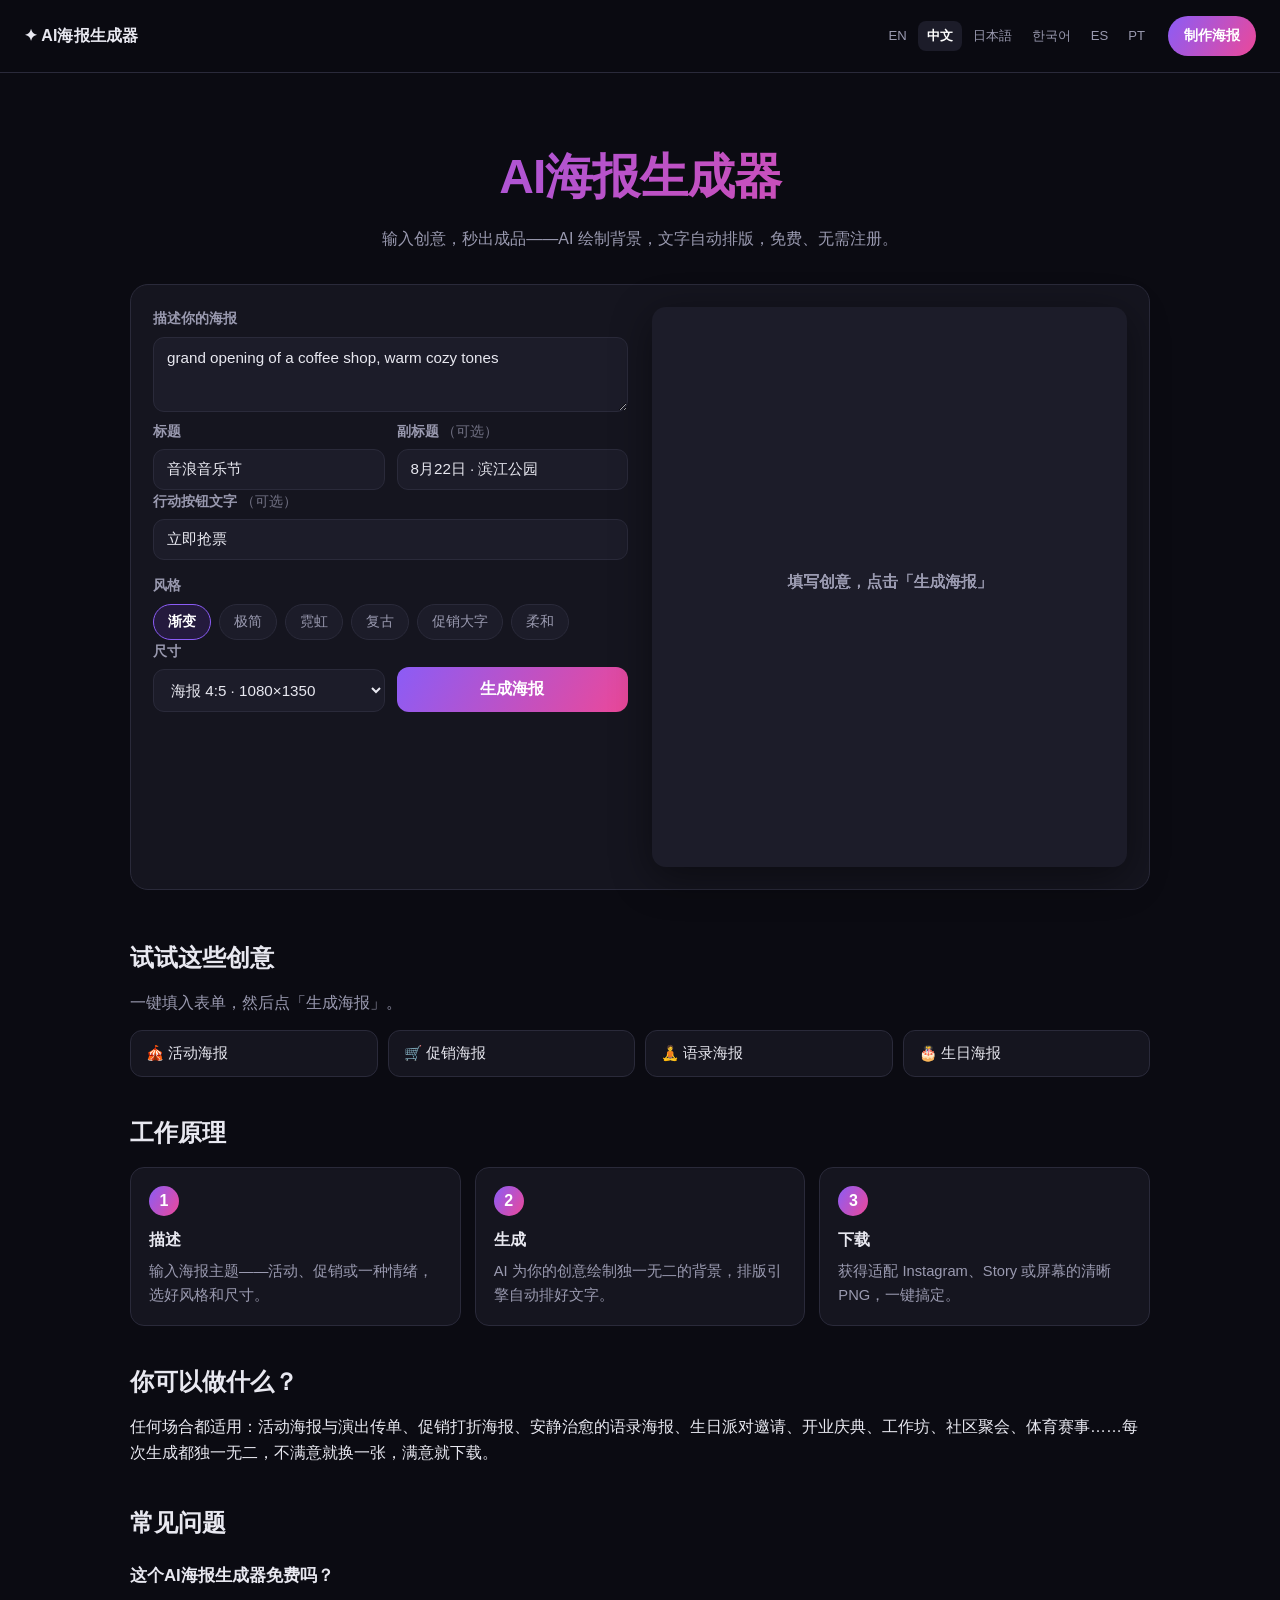
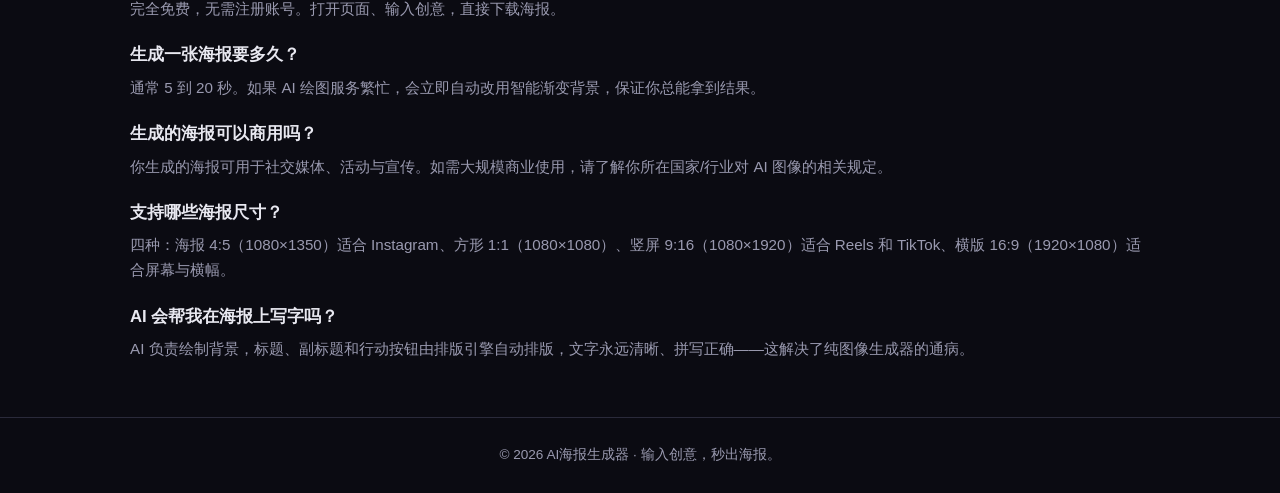
<file: zh/index.html>
<!DOCTYPE html>
<html lang="zh">
<head>
  <meta charset="UTF-8" />
  <meta name="viewport" content="width=device-width, initial-scale=1.0" />
  <title>AI海报生成器 — 免费·文字秒变海报·无需注册</title>
  <meta name="description" content="输入一句话创意，几秒生成可分享的AI海报。免费AI海报生成器：AI绘制背景、文字自动排版、4种尺寸、一键下载PNG，无需注册账号。" />
  <link rel="canonical" href="https://ai-poster-generator.pages.dev/zh/" />
  <link rel="alternate" hreflang="en" href="https://ai-poster-generator.pages.dev/" />
  <link rel="alternate" hreflang="zh" href="https://ai-poster-generator.pages.dev/zh/" />
  <link rel="alternate" hreflang="ja" href="https://ai-poster-generator.pages.dev/ja/" />
  <link rel="alternate" hreflang="ko" href="https://ai-poster-generator.pages.dev/ko/" />
  <link rel="alternate" hreflang="es" href="https://ai-poster-generator.pages.dev/es/" />
  <link rel="alternate" hreflang="pt" href="https://ai-poster-generator.pages.dev/pt/" />
  <link rel="alternate" hreflang="x-default" href="https://ai-poster-generator.pages.dev/" />

  <meta property="og:type" content="website" />
  <meta property="og:title" content="AI海报生成器 — 免费·文字秒变海报" />
  <meta property="og:description" content="输入创意，秒出海报。免费AI海报生成器，文字自动排版，无需注册。" />
  <meta property="og:url" content="https://ai-poster-generator.pages.dev/zh/" />
  <meta property="og:locale" content="zh_CN" />
  <meta property="og:locale:alternate" content="en_US" />
  <meta property="og:locale:alternate" content="ja_JP" />
  <meta property="og:locale:alternate" content="ko_KR" />
  <meta property="og:locale:alternate" content="es_ES" />
  <meta property="og:locale:alternate" content="pt_BR" />
  <meta name="twitter:card" content="summary_large_image" />

  <link rel="icon" href="data:image/svg+xml,<svg xmlns=%22http://www.w3.org/2000/svg%22 viewBox=%220 0 100 100%22><text y=%22.9em%22 font-size=%2290%22>✦</text></svg>" />
  <link rel="stylesheet" href="../css/style.css" />

  <script type="application/ld+json">
  {"@context":"https://schema.org","@type":"WebApplication","name":"AI海报生成器","url":"https://ai-poster-generator.pages.dev/zh/","applicationCategory":"DesignApplication","operatingSystem":"Any","description":"输入一句话创意，几秒生成可分享的AI海报。免费AI海报生成器：AI绘制背景、文字自动排版、4种尺寸、一键下载PNG，无需注册账号。","offers":{"@type":"Offer","price":"0","priceCurrency":"USD"}}
  </script>
  <script type="application/ld+json">
  {"@context":"https://schema.org","@type":"FAQPage","mainEntity":[{"@type":"Question","name":"这个AI海报生成器免费吗？","acceptedAnswer":{"@type":"Answer","text":"完全免费，无需注册账号。打开页面、输入创意，直接下载海报。"}},{"@type":"Question","name":"生成一张海报要多久？","acceptedAnswer":{"@type":"Answer","text":"通常 5 到 20 秒。如果 AI 绘图服务繁忙，会立即自动改用智能渐变背景，保证你总能拿到结果。"}},{"@type":"Question","name":"生成的海报可以商用吗？","acceptedAnswer":{"@type":"Answer","text":"你生成的海报可用于社交媒体、活动与宣传。如需大规模商业使用，请了解你所在国家/行业对 AI 图像的相关规定。"}},{"@type":"Question","name":"支持哪些海报尺寸？","acceptedAnswer":{"@type":"Answer","text":"四种：海报 4:5（1080×1350）适合 Instagram、方形 1:1（1080×1080）、竖屏 9:16（1080×1920）适合 Reels 和 TikTok、横版 16:9（1920×1080）适合屏幕与横幅。"}},{"@type":"Question","name":"AI 会帮我在海报上写字吗？","acceptedAnswer":{"@type":"Answer","text":"AI 负责绘制背景，标题、副标题和行动按钮由排版引擎自动排版，文字永远清晰、拼写正确——这解决了纯图像生成器的通病。"}}]}
  </script>
</head>
<body>
  <header class="site-header">
    <span class="logo">✦ AI海报生成器</span>
    <div class="header-right">
      <nav class="lang-nav" aria-label="Language">
      <a href="/">EN</a>
      <a href="/zh/" class="on">中文</a>
      <a href="/ja/">日本語</a>
      <a href="/ko/">한국어</a>
      <a href="/es/">ES</a>
      <a href="/pt/">PT</a>
      </nav>
      <a class="header-cta" href="#tool">制作海报</a>
    </div>
  </header>

  <main>
    <section class="hero">
      <h1>AI海报生成器</h1>
      <p class="subtitle">输入创意，秒出成品——AI 绘制背景，文字自动排版，免费、无需注册。</p>
    </section>

    <section class="tool card" id="tool">
      <div class="tool-grid">
        <div class="controls">
          <label for="prompt">描述你的海报</label>
          <textarea id="prompt" rows="3" placeholder="例如：咖啡店开业，温馨暖色调">grand opening of a coffee shop, warm cozy tones</textarea>

          <div class="field-row">
            <div class="field">
              <label for="title-input">标题</label>
              <input id="title-input" type="text" value="音浪音乐节" maxlength="60" />
            </div>
            <div class="field">
              <label for="subtitle-input">副标题 <span class="opt">（可选）</span></label>
              <input id="subtitle-input" type="text" value="8月22日 · 滨江公园" maxlength="80" />
            </div>
          </div>

          <div class="field">
            <label for="cta-input">行动按钮文字 <span class="opt">（可选）</span></label>
            <input id="cta-input" type="text" value="立即抢票" maxlength="60" />
          </div>

          <label>风格</label>
          <div class="chips" id="style-chips">
            <button class="chip active" data-style="gradient">渐变</button>
            <button class="chip" data-style="minimal">极简</button>
            <button class="chip" data-style="neon">霓虹</button>
            <button class="chip" data-style="vintage">复古</button>
            <button class="chip" data-style="bold">促销大字</button>
            <button class="chip" data-style="pastel">柔和</button>
          </div>

          <div class="field-row">
            <div class="field">
              <label for="size-select">尺寸</label>
              <select id="size-select">
                <option value="poster" selected>海报 4:5 · 1080×1350</option>
                <option value="square">方形 1:1 · 1080×1080</option>
                <option value="story">竖屏 9:16 · 1080×1920</option>
                <option value="wide">横版 16:9 · 1920×1080</option>
              </select>
            </div>
            <div class="field btn-field">
              <button class="btn" id="generate-btn">生成海报</button>
            </div>
          </div>

          <p class="status" id="status"></p>
        </div>

        <div class="preview">
          <canvas id="canvas" width="1080" height="1350"></canvas>
          <div class="preview-actions" id="preview-actions" hidden>
            <button class="btn btn-ghost" id="regenerate-btn">↻ 换一张</button>
            <button class="btn" id="download-btn">↓ 下载 PNG</button>
          </div>
        </div>
      </div>
    </section>

    <section class="content">
      <h2>试试这些创意</h2>
      <p class="lead">一键填入表单，然后点「生成海报」。</p>
      <div class="idea-row">
        <button class="idea" data-prompt="music festival at night, neon lights, energetic crowd" data-style="neon" data-title="音浪音乐节" data-subtitle="8月22日 · 滨江公园" data-cta="立即抢票">🎪 活动海报</button>
        <button class="idea" data-prompt="big sale background, dynamic diagonal shapes, red and yellow" data-style="bold" data-title="全场大促" data-subtitle="低至 3 折" data-cta="仅限今日">🛒 促销海报</button>
        <button class="idea" data-prompt="serene mountain lake at sunrise, soft mist, calm water" data-style="minimal" data-title="深呼吸" data-subtitle="动力始于休息" data-cta="">🧘 语录海报</button>
        <button class="idea" data-prompt="birthday party with balloons and confetti, joyful pastel colors" data-style="pastel" data-title="生日快乐" data-subtitle="下午 6 点 · 生日派对" data-cta="恭喜你被邀请！">🎂 生日海报</button>
      </div>

      <h2>工作原理</h2>
      <div class="steps">
        <div class="step"><span class="step-num">1</span><h3>描述</h3><p>输入海报主题——活动、促销或一种情绪，选好风格和尺寸。</p></div>
        <div class="step"><span class="step-num">2</span><h3>生成</h3><p>AI 为你的创意绘制独一无二的背景，排版引擎自动排好文字。</p></div>
        <div class="step"><span class="step-num">3</span><h3>下载</h3><p>获得适配 Instagram、Story 或屏幕的清晰 PNG，一键搞定。</p></div>
      </div>

      <h2>你可以做什么？</h2>
      <p>任何场合都适用：活动海报与演出传单、促销打折海报、安静治愈的语录海报、生日派对邀请、开业庆典、工作坊、社区聚会、体育赛事……每次生成都独一无二，不满意就换一张，满意就下载。</p>

      <h2>常见问题</h2>
      <div class="faq">
        <h3>这个AI海报生成器免费吗？</h3>
        <p>完全免费，无需注册账号。打开页面、输入创意，直接下载海报。</p>

        <h3>生成一张海报要多久？</h3>
        <p>通常 5 到 20 秒。如果 AI 绘图服务繁忙，会立即自动改用智能渐变背景，保证你总能拿到结果。</p>

        <h3>生成的海报可以商用吗？</h3>
        <p>你生成的海报可用于社交媒体、活动与宣传。如需大规模商业使用，请了解你所在国家/行业对 AI 图像的相关规定。</p>

        <h3>支持哪些海报尺寸？</h3>
        <p>四种：海报 4:5（1080×1350）适合 Instagram、方形 1:1（1080×1080）、竖屏 9:16（1080×1920）适合 Reels 和 TikTok、横版 16:9（1920×1080）适合屏幕与横幅。</p>

        <h3>AI 会帮我在海报上写字吗？</h3>
        <p>AI 负责绘制背景，标题、副标题和行动按钮由排版引擎自动排版，文字永远清晰、拼写正确——这解决了纯图像生成器的通病。</p>
      </div>
    </section>
  </main>

  <footer class="site-footer">
    © 2026 AI海报生成器 · 输入创意，秒出海报。
  </footer>

  <script>
    window.UI_STRINGS = {"placeholder":"填写创意，点击「生成海报」","painting":"AI 绘制中…（通常 5–20 秒）","done":"完成 ✓ 点「换一张」试试不同效果。","fallback":"生图服务繁忙——已自动改用智能渐变背景，点「换一张」再试试。","exportFail":"导出失败，请重试。"};
  </script>
  <script src="../js/app.js"></script>
</body>
</html>
</file>
<file: css/style.css>
* { box-sizing: border-box; margin: 0; padding: 0; }

:root {
  --bg: #0b0b12;
  --card: #15151f;
  --card-2: #1c1c29;
  --border: #2a2a3a;
  --text: #e8e8f0;
  --muted: #9a9ab0;
  --accent: #8b5cf6;
  --accent-2: #ec4899;
  --grad: linear-gradient(120deg, #8b5cf6, #ec4899);
}

body {
  font-family: -apple-system, BlinkMacSystemFont, "Segoe UI", Roboto, "Helvetica Neue", Arial, sans-serif;
  background: var(--bg);
  color: var(--text);
  line-height: 1.65;
}

.site-header {
  display: flex;
  justify-content: space-between;
  align-items: center;
  padding: 16px 24px;
  border-bottom: 1px solid var(--border);
  background: rgba(11,11,18,.8);
  position: sticky;
  top: 0;
  backdrop-filter: blur(8px);
  z-index: 10;
}

.logo { font-weight: 800; letter-spacing: .01em; }

.header-cta {
  color: #fff;
  text-decoration: none;
  font-size: .9rem;
  font-weight: 600;
  padding: 8px 16px;
  border-radius: 999px;
  background: var(--grad);
}

main { max-width: 1060px; margin: 0 auto; padding: 24px 20px 56px; }

.hero { text-align: center; margin: 40px 0 32px; }

h1 {
  font-size: clamp(2rem, 5vw, 3rem);
  letter-spacing: -0.02em;
  background: var(--grad);
  -webkit-background-clip: text;
  background-clip: text;
  color: transparent;
  margin-bottom: 10px;
}

.subtitle { color: var(--muted); max-width: 620px; margin: 0 auto; }

.card {
  background: var(--card);
  border: 1px solid var(--border);
  border-radius: 18px;
  padding: 22px;
}

/* ---- tool layout ---- */
.tool-grid {
  display: grid;
  grid-template-columns: 1fr 1fr;
  gap: 24px;
}

@media (max-width: 860px) {
  .tool-grid { grid-template-columns: 1fr; }
}

label { font-size: .88rem; font-weight: 600; color: var(--muted); display: block; margin: 14px 0 6px; }
label:first-child { margin-top: 0; }
.opt { font-weight: 400; opacity: .7; }

textarea, input[type="text"], select {
  width: 100%;
  padding: 11px 13px;
  background: var(--card-2);
  color: var(--text);
  border: 1px solid var(--border);
  border-radius: 11px;
  font-size: .95rem;
  font-family: inherit;
  resize: vertical;
}

textarea:focus, input:focus, select:focus { outline: 2px solid var(--accent); border-color: transparent; }

.field-row { display: grid; grid-template-columns: 1fr 1fr; gap: 12px; }
.btn-field { display: flex; align-items: flex-end; padding-top: 4px; }

.btn {
  width: 100%;
  padding: 12px 20px;
  border: none;
  border-radius: 12px;
  background: var(--grad);
  color: #fff;
  font-size: 1rem;
  font-weight: 700;
  cursor: pointer;
}
.btn:hover { filter: brightness(1.1); }
.btn[disabled] { opacity: .55; cursor: wait; }

.btn-ghost {
  background: transparent;
  border: 1px solid var(--border);
  color: var(--text);
}

.chips { display: flex; flex-wrap: wrap; gap: 8px; margin-top: 2px; }

.chip {
  padding: 8px 14px;
  border-radius: 999px;
  border: 1px solid var(--border);
  background: var(--card-2);
  color: var(--muted);
  font-size: .85rem;
  cursor: pointer;
}
.chip.active {
  background: var(--accent-light, #241a3d);
  border-color: var(--accent);
  color: #fff;
  font-weight: 600;
}

.status { margin-top: 12px; font-size: .85rem; color: var(--muted); min-height: 1.4em; }

/* ---- preview ---- */
.preview { display: flex; flex-direction: column; gap: 12px; }

#canvas {
  width: 100%;
  height: auto;
  display: block;
  border-radius: 14px;
  background: var(--card-2);
  max-height: 560px;
  object-fit: contain;
  box-shadow: 0 10px 40px rgba(0,0,0,.45);
}

.preview-actions { display: grid; grid-template-columns: 1fr 1fr; gap: 10px; }

.preview-actions[hidden] { display: none; }

/* ---- content ---- */
.content { margin-top: 48px; }
.content h2 { font-size: 1.5rem; margin: 36px 0 12px; }
.lead { color: var(--muted); margin-bottom: 14px; }

.idea-row { display: grid; grid-template-columns: repeat(auto-fit, minmax(200px, 1fr)); gap: 10px; }

.idea {
  text-align: left;
  padding: 13px 15px;
  border-radius: 12px;
  border: 1px solid var(--border);
  background: var(--card);
  color: var(--text);
  font-size: .92rem;
  cursor: pointer;
}
.idea:hover { border-color: var(--accent); }

.steps {
  display: grid;
  grid-template-columns: repeat(auto-fit, minmax(220px, 1fr));
  gap: 14px;
  margin-top: 14px;
}

.step { background: var(--card); border: 1px solid var(--border); border-radius: 14px; padding: 18px; }
.step h3 { font-size: 1.02rem; margin: 10px 0 6px; }
.step p { color: var(--muted); font-size: .92rem; }

.step-num {
  display: inline-flex;
  width: 30px; height: 30px;
  align-items: center; justify-content: center;
  border-radius: 999px;
  background: var(--grad);
  color: #fff;
  font-weight: 700;
}

.faq h3 { font-size: 1.05rem; margin: 20px 0 6px; }
.faq p { color: var(--muted); font-size: .95rem; }

.site-footer {
  text-align: center;
  color: var(--muted);
  font-size: .85rem;
  padding: 26px;
  border-top: 1px solid var(--border);
}

/* ---- language nav ---- */
.header-right { display: flex; align-items: center; gap: 14px; }

.lang-nav { display: flex; gap: 2px; flex-wrap: wrap; }

.lang-nav a {
  color: var(--muted);
  text-decoration: none;
  font-size: .82rem;
  padding: 4px 9px;
  border-radius: 8px;
}

.lang-nav a:hover { color: var(--text); }

.lang-nav a.on {
  background: var(--card-2);
  color: #fff;
  font-weight: 700;
}

@media (max-width: 680px) {
  .site-header { flex-wrap: wrap; gap: 10px; padding-bottom: 10px; }
  .header-right { width: 100%; justify-content: space-between; }
}
</file>
